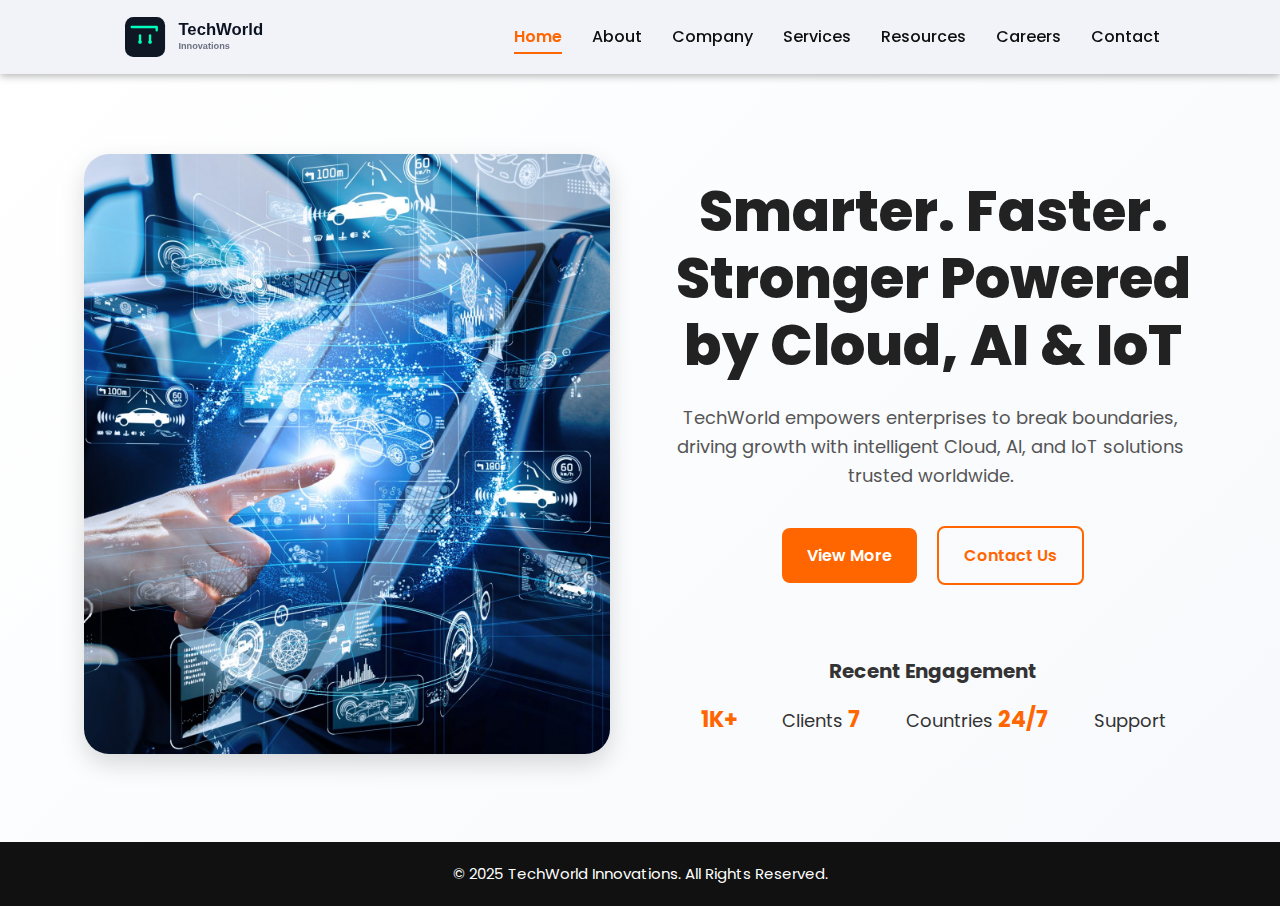
<file: css_coding/index.html>
<!DOCTYPE html>
<html lang="en">
  <head>
    <meta charset="UTF-8" />
    <!-- Giúp website hiển thị tốt trên mobile -->
    <meta name="viewport" content="width=device-width, initial-scale=1.0" />
    <title>TechWorld Innovations</title>

   <!-- Icon trên tab trình duyệt -->
    <link rel="apple-touch-icon" sizes="57x57" href="/./assets/favicon/">
    <link rel="apple-touch-icon" sizes="60x60" href="/./assets/favicon/apple-icon-60x60.png">
    <link rel="apple-touch-icon" sizes="72x72" href="/./assets/favicon/apple-icon-72x72.png">
    <link rel="apple-touch-icon" sizes="76x76" href="/./assets/favicon/apple-icon-76x76.png">
    <link rel="apple-touch-icon" sizes="114x114" href="/./assets/favicon/apple-icon-114x114.png">
    <link rel="apple-touch-icon" sizes="120x120" href="/./assets/favicon/apple-icon-120x120.png">
    <link rel="apple-touch-icon" sizes="144x144" href="/./assets/favicon/apple-icon-144x144.png">
    <link rel="apple-touch-icon" sizes="152x152" href="/./assets/favicon/apple-icon-152x152.png">
    <link rel="apple-touch-icon" sizes="180x180" href="/./assets/favicon/apple-icon-180x180.png">
    <link rel="icon" type="image/png" sizes="192x192"  href="/./assets/favicon/android-icon-192x192.png">
    <link rel="icon" type="image/png" sizes="32x32" href="/./assets/favicon/favicon-32x32.png">
    <link rel="icon" type="image/png" sizes="96x96" href="/./assets/favicon/favicon-96x96.png">
    <link rel="icon" type="image/png" sizes="16x16" href="/./assets/favicon/favicon-16x16.png">
    <link rel="manifest" href="/./assets/favicon/manifest.json">
    <meta name="msapplication-TileColor" content="#ffffff">
    <meta name="msapplication-TileImage" content="/ms-icon-144x144.png">
    <meta name="theme-color" content="#ffffff">
    <!-- Google Fonts để dùng font Poppins -->
    <link rel="preconnect" href="https://fonts.googleapis.com" />
    <link rel="preconnect" href="https://fonts.gstatic.com" crossorigin />
    <link
      href="https://fonts.googleapis.com/css2?family=Poppins:wght@400;500;600;700&display=swap"
      rel="stylesheet"
    />

    <!-- File CSS chính -->
    <link rel="stylesheet" href="./assets/style.css" />
  </head>
  <body>
    <main>
      <!-- ===== HEADER ===== -->
      <header class="header fixed">
        <div class="container">
          <div class="header-body">
            <!-- Logo -->
            <a href="index.html" class="logo">
              <img
                src="./assets/Logo/logo.svg"alt="TechWorld Innovations"class="logo-img"
              />
            </a>

            <!-- Menu điều hướng -->
            <nav class="nav">
              <ul>
                <li class="active"><a href="index.html">Home</a></li>
                <li><a href="about.html">About</a></li>
                <li><a href="company.html">Company</a></li>
                <li><a href="services.html">Services</a></li>
                <li><a href="resources.html">Resources</a></li>
                <li><a href="careers.html">Careers</a></li>
                <li><a href="visitor.html">Contact</a></li>
              </ul>
            </nav>
          </div>
        </div>
      </header>

      <!-- ===== HERO SECTION (ảnh + nội dung chính) ===== -->
      <section id="home" class="hero">
        <div class="container hero-body">
          <!-- Cột trái: Hình ảnh minh họa -->
          <div class="hero-media">
            <img
              src="./assets/img/illustration.jpg"
              alt="Innovation"
              class="hero-img"
            />
          </div>

          <!-- Cột phải: Nội dung giới thiệu -->
          <div class="hero-content">
            <h1 class="hero-heading">
              Smarter. Faster. Stronger Powered by Cloud, AI & IoT
            </h1>
            <p class="hero-desc">
              TechWorld empowers enterprises to break boundaries,
              driving growth with intelligent Cloud, AI, and IoT
              solutions trusted worldwide.
            </p>

            <!-- Nút kêu gọi hành động -->
            <div class="cta-group">
              <a href="about.html" class="btn primary">View More</a>
              <a href="visitor.html" class="btn secondary">Contact Us</a>
            </div>

            <!-- Vùng hiển thị thông tin sau khi submit (nếu dùng form) -->
            <div id="output"></div>

            <!-- Thống kê nổi bật -->
            <p class="stats-title">Recent Engagement</p>
            <p class="stats">
              <strong>1K+</strong> Clients
              <strong>7</strong> Countries
              <strong>24/7</strong> Support
            </p>
          </div>
        </div>
      </section>
      </main>

      <!-- ===== FOOTER ===== -->
      <footer class="footer">
        <p>&copy; 2025 TechWorld Innovations. All Rights Reserved.</p>
      </footer>
  </body>
</html>
</file>
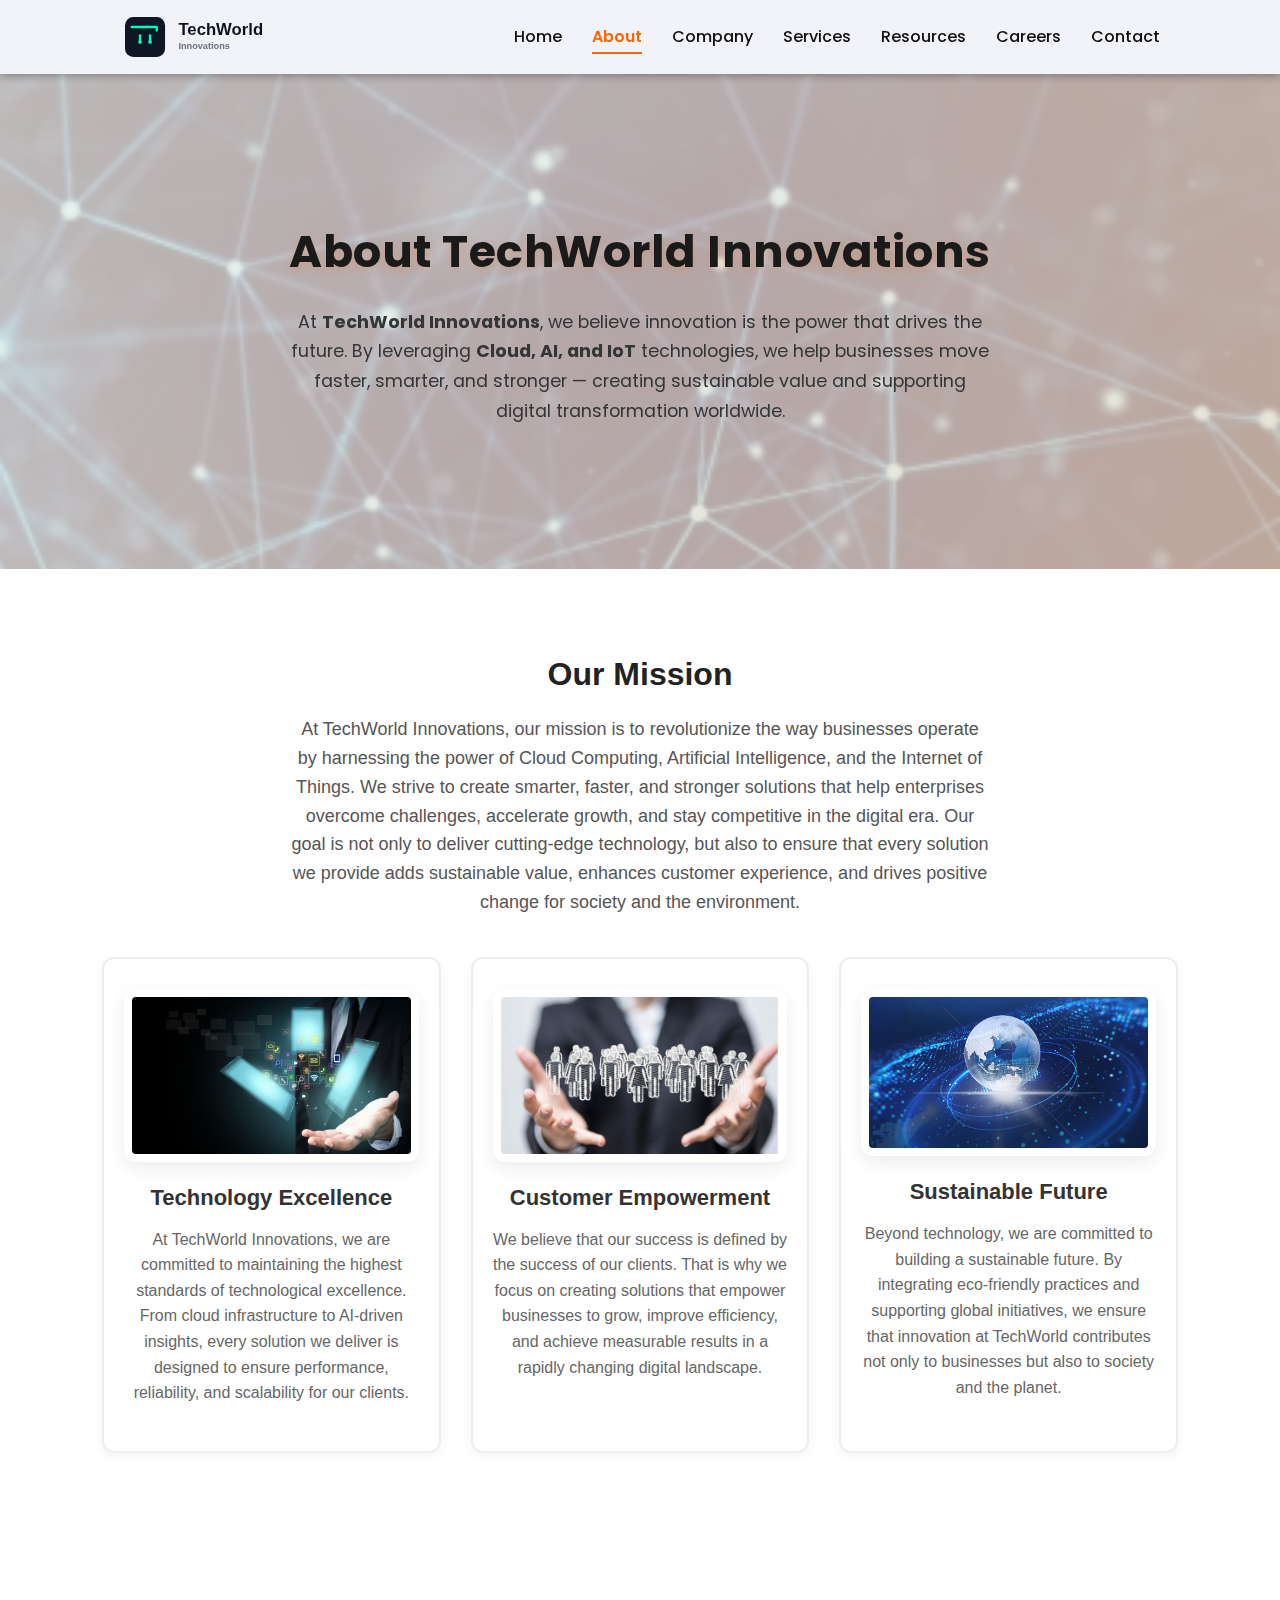
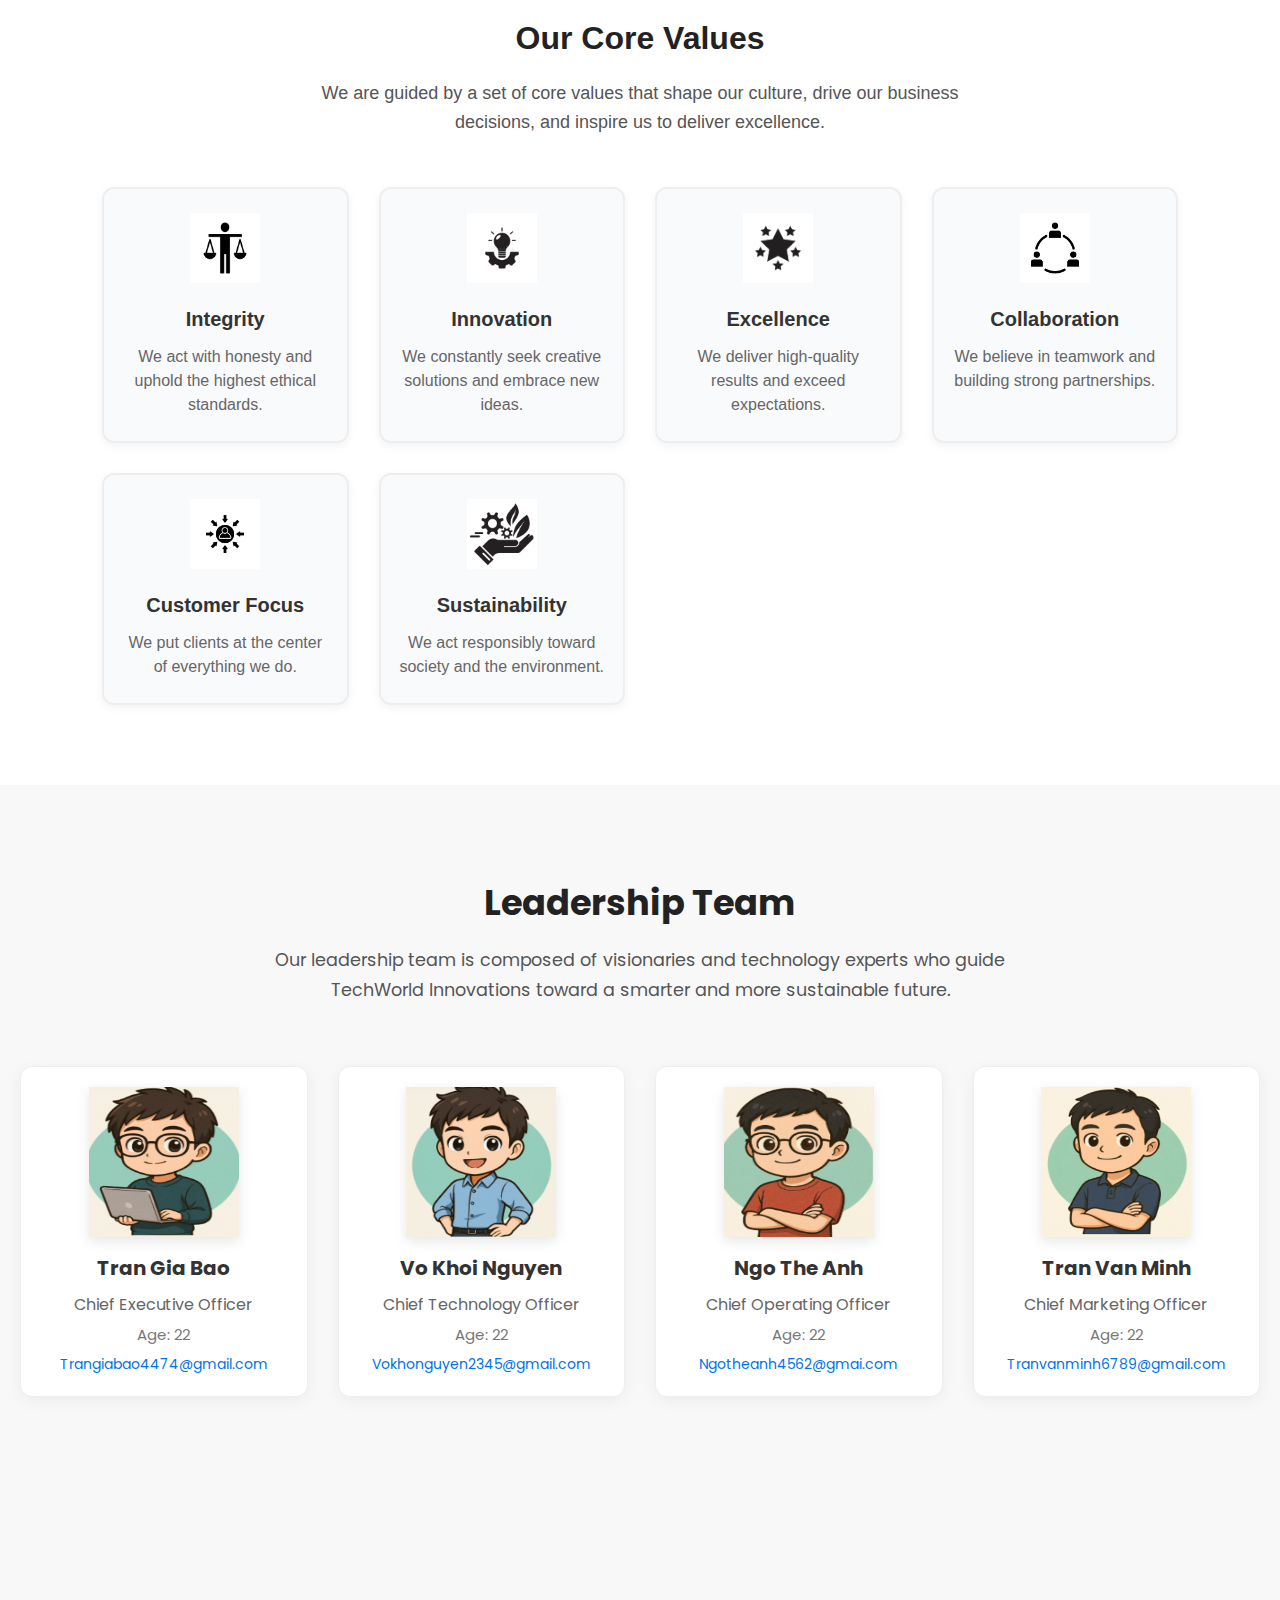
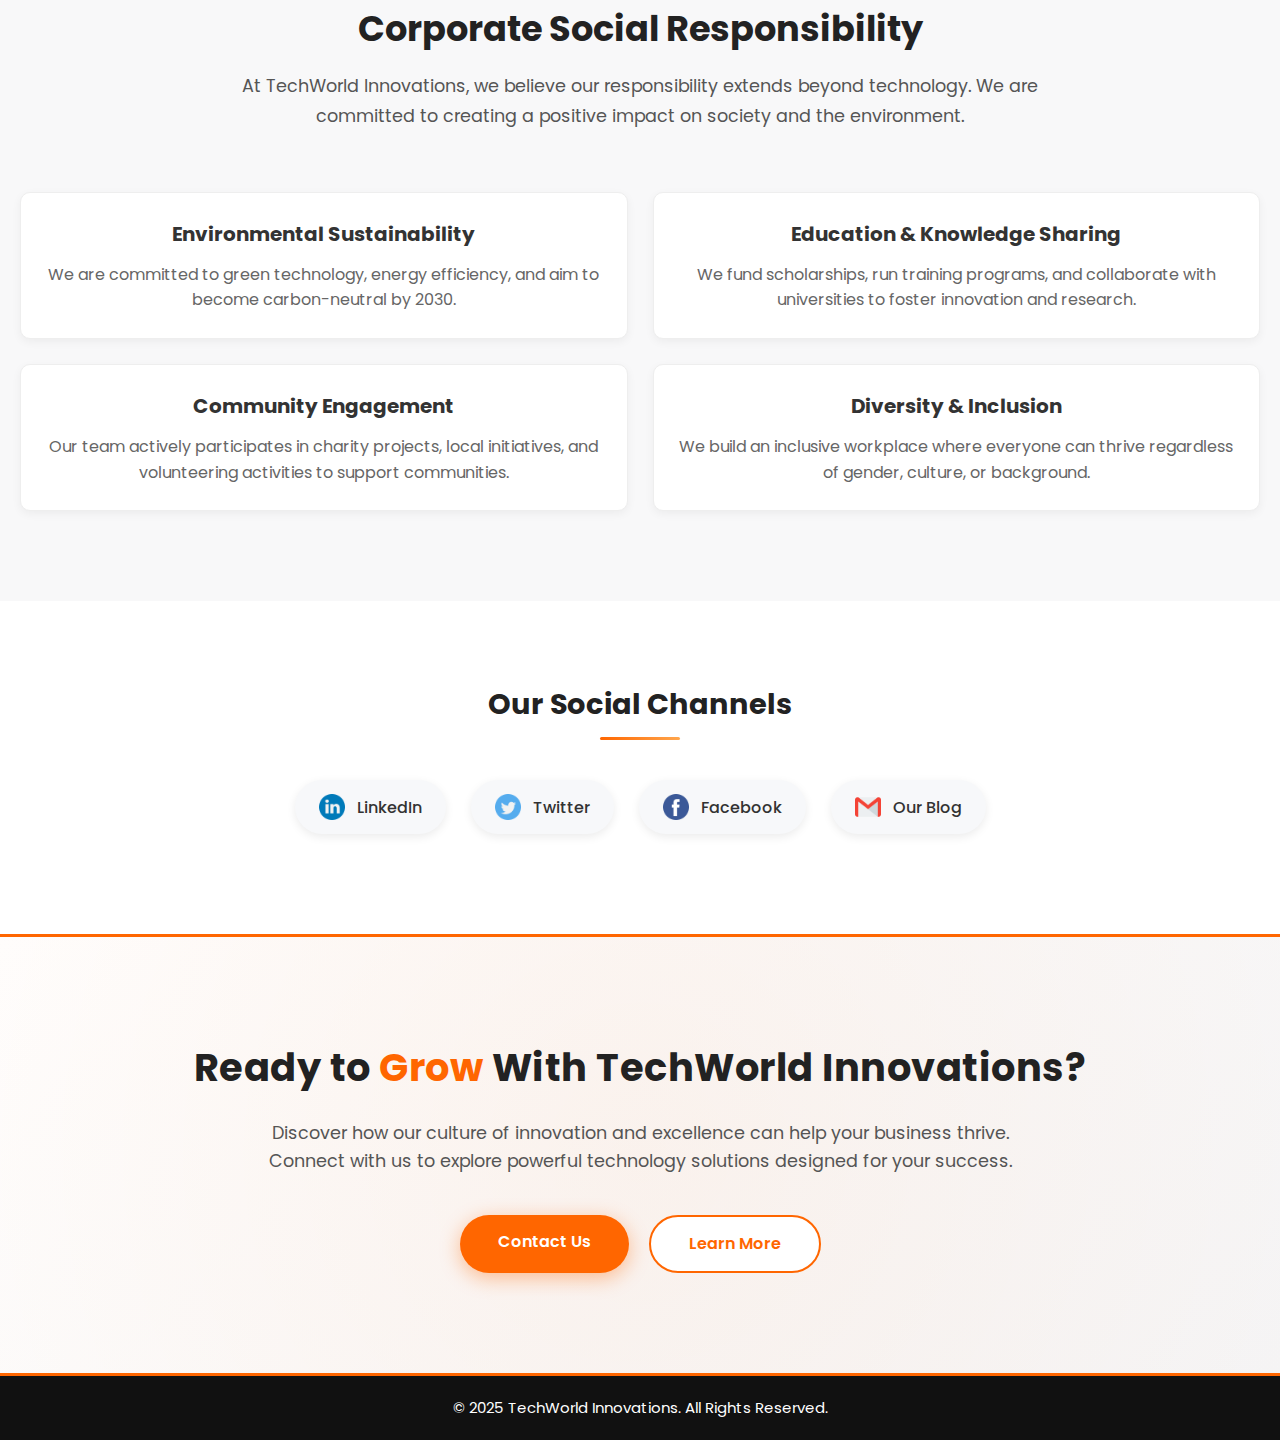
<file: css_coding/about.html>
<!DOCTYPE html>
<html lang="en">
<head>
  <meta charset="UTF-8" />
  <!-- Giúp website hiển thị tốt trên mọi thiết bị -->
  <meta name="viewport" content="width=device-width, initial-scale=1.0" />
  <title>About Us - TechWorld Innovations</title>
  
  <!-- Icon trên tab trình duyệt -->
    <link rel="apple-touch-icon" sizes="57x57" href="/./assets/favicon/">
    <link rel="apple-touch-icon" sizes="60x60" href="/./assets/favicon/apple-icon-60x60.png">
    <link rel="apple-touch-icon" sizes="72x72" href="/./assets/favicon/apple-icon-72x72.png">
    <link rel="apple-touch-icon" sizes="76x76" href="/./assets/favicon/apple-icon-76x76.png">
    <link rel="apple-touch-icon" sizes="114x114" href="/./assets/favicon/apple-icon-114x114.png">
    <link rel="apple-touch-icon" sizes="120x120" href="/./assets/favicon/apple-icon-120x120.png">
    <link rel="apple-touch-icon" sizes="144x144" href="/./assets/favicon/apple-icon-144x144.png">
    <link rel="apple-touch-icon" sizes="152x152" href="/./assets/favicon/apple-icon-152x152.png">
    <link rel="apple-touch-icon" sizes="180x180" href="/./assets/favicon/apple-icon-180x180.png">
    <link rel="icon" type="image/png" sizes="192x192"  href="/./assets/favicon/android-icon-192x192.png">
    <link rel="icon" type="image/png" sizes="32x32" href="/./assets/favicon/favicon-32x32.png">
    <link rel="icon" type="image/png" sizes="96x96" href="/./assets/favicon/favicon-96x96.png">
    <link rel="icon" type="image/png" sizes="16x16" href="/./assets/favicon/favicon-16x16.png">
    <link rel="manifest" href="/./assets/favicon/manifest.json">
    <meta name="msapplication-TileColor" content="#ffffff">
    <meta name="msapplication-TileImage" content="/ms-icon-144x144.png">
    <meta name="theme-color" content="#ffffff">
    <!-- Google Fonts để dùng font Poppins -->
    <link rel="preconnect" href="https://fonts.googleapis.com" />
    <link rel="preconnect" href="https://fonts.gstatic.com" crossorigin />
    <link
      href="https://fonts.googleapis.com/css2?family=Poppins:wght@400;500;600;700&display=swap"
      rel="stylesheet"
    />

  <!-- File CSS chung -->
  <link rel="stylesheet" href="./assets/style.css" />
</head>
<body>
  <main>
    <!-- ===== HEADER ===== -->
    <header class="header fixed">
      <div class="container">
        <div class="header-body">
          <!-- Logo -->
          <a href="index.html" class="logo">
            <img src="./assets/Logo/logo.svg" alt="TechWorld Innovations" class="logo-img" />
          </a>

          <!-- Menu điều hướng -->
          <nav class="nav">
            <ul>
              <li><a href="index.html">Home</a></li>
              <li class="active"><a href="about.html">About</a></li>
              <li><a href="company.html">Company</a></li>
              <li><a href="services.html">Services</a></li>
              <li><a href="resources.html">Resources</a></li>
              <li><a href="careers.html">Careers</a></li>
              <li><a href="visitor.html">Contact</a></li>
            </ul>
          </nav>
        </div>
      </div>
    </header>

  <!-- ===== HERO SECTION ===== -->
  <section class="hero-section about-hero">
    <div class="hero-content">
      <h1>About TechWorld Innovations</h1>
      <p>
        At <b>TechWorld Innovations</b>, we believe innovation is the power that drives the future.  
        By leveraging <b>Cloud, AI, and IoT</b> technologies, we help businesses move faster, smarter, and stronger —  
        creating sustainable value and supporting digital transformation worldwide.
      </p>
    </div>
  </section>

 <!-- ===== MISSION SECTION ===== -->
<section class="mission">
  <div class="container">
    <!-- Tiêu đề -->
    <h2 class="heading lv2">Our Mission</h2>

    <!-- Đoạn mô tả chính -->
    <p class="desc">
      At TechWorld Innovations, our mission is to revolutionize the way businesses operate by harnessing the power of Cloud Computing,
      Artificial Intelligence, and the Internet of Things. We strive to create smarter, faster, and stronger solutions that help enterprises overcome challenges, 
      accelerate growth, and stay competitive in the digital era. Our goal is not only to deliver cutting-edge technology, 
      but also to ensure that every solution we provide adds sustainable value, enhances customer experience, and drives positive change for society and the environment.
    </p>

    <!-- Mission Grid -->
    <div class="mission-grid">
      <!-- 1st column -->
      <div class="point">
        <img class="point-img" src="./assets/img/TechnologyExcellence.jpg" alt="Technology Excellence Illustration">
        <h3>Technology Excellence</h3>
        <p>At TechWorld Innovations, we are committed to maintaining the highest standards of technological excellence.
          From cloud infrastructure to AI-driven insights, every solution we deliver is designed to ensure performance,
          reliability, and scalability for our clients.</p>
      </div>

      <!-- 2nd column -->
      <div class="point">
        <img class="point-img" src="./assets/img/CustomerEmpowerment.jpg" alt="Customer Empowerment Illustration">
        <h3>Customer Empowerment</h3>
        <p>We believe that our success is defined by the success of our clients.
          That is why we focus on creating solutions that empower businesses to grow, 
          improve efficiency, and achieve measurable results in a rapidly changing digital landscape.</p>
      </div>

      <!-- 3rd column -->
      <div class="point">
        <img class="point-img" src="./assets/img/SustainableFuture.jpg" alt="Sustainable Future Illustration">
        <h3>Sustainable Future</h3>
        <p>Beyond technology, we are committed to building a sustainable future. 
          By integrating eco-friendly practices and supporting global initiatives, 
          we ensure that innovation at TechWorld contributes not only to businesses but also to society and the planet.</p>
      </div>
    </div>
  </div>
</section>

  <!-- ===== VALUES SECTION ===== -->
  <section class="values">
    <div class="container">
      <!-- Tiêu đề -->
      <h2 class="heading lv2">Our Core Values</h2>

      <!-- Đoạn mô tả ngắn -->
      <p class="desc">
        We are guided by a set of core values that shape our culture, 
        drive our business decisions, and inspire us to deliver excellence.
      </p>

      <!-- Values Grid -->
      <div class="values-grid">
        <div class="value-card">
          <img src="./assets/icom/Integrity.jpg" alt="Integrity" class="value-icon">
          <h3>Integrity</h3>
          <p>We act with honesty and uphold the highest ethical standards.</p>
        </div>

        <div class="value-card">
          <img src="./assets/icom/Innovation.webp" alt="Innovation" class="value-icon">
          <h3>Innovation</h3>
          <p>We constantly seek creative solutions and embrace new ideas.</p>
        </div>

        <div class="value-card">
          <img src="./assets/icom/Excellence.jpg" alt="Excellence" class="value-icon">
          <h3>Excellence</h3>
          <p>We deliver high-quality results and exceed expectations.</p>
        </div>

        <div class="value-card">
          <img src="./assets/icom/Collaboration.jpg" alt="Collaboration" class="value-icon">
          <h3>Collaboration</h3>
          <p>We believe in teamwork and building strong partnerships.</p>
        </div>

        <div class="value-card">
          <img src="./assets/icom/CustomerFocus.jpg" alt="Customer Focus" class="value-icon">
          <h3>Customer Focus</h3>
          <p>We put clients at the center of everything we do.</p>
        </div>

        <div class="value-card">
          <img src="./assets/icom/Sustainability.webp" alt="Sustainability" class="value-icon">
          <h3>Sustainability</h3>
          <p>We act responsibly toward society and the environment.</p>
        </div>
      </div>
    </div>
  </section>

    <!-- ===== LEADERSHIP TEAM ===== -->
<section class="leadership-container">
  <h2 class="section-heading">Leadership Team</h2>
  <p class="section-intro">
    Our leadership team is composed of visionaries and technology experts who guide TechWorld Innovations toward a smarter and more sustainable future.
  </p>

  <div class="leaders-grid">
    <!-- Leader 1 -->
    <div class="leader-card">
      <img src="./assets/img/Trangiabao.png" alt="CEO" class="leader-img">
      <h3>Tran Gia Bao</h3>
      <p class="role">Chief Executive Officer</p>
      <p class="age">Age: 22</p>
      <p class="email">Trangiabao4474@gmail.com</p>
    </div>

    <!-- Leader 2 -->
    <div class="leader-card">
      <img src="./assets/img/Vokhonguyen.png" alt="CTO" class="leader-img">
      <h3>Vo Khoi Nguyen</h3>
      <p class="role">Chief Technology Officer</p>
      <p class="age">Age: 22</p>
      <p class="email">Vokhonguyen2345@gmail.com</p>
    </div>

    <!-- Leader 3 -->
    <div class="leader-card">
      <img src="./assets/img/Ngotheanh.png" alt="COO" class="leader-img">
      <h3>Ngo The Anh</h3>
      <p class="role">Chief Operating Officer</p>
      <p class="age">Age: 22</p>
      <p class="email">Ngotheanh4562@gmai.com</p>
    </div>

    <!-- Leader 4 -->
    <div class="leader-card">
      <img src="./assets/img/Tranvanminh.png" alt="CMO" class="leader-img">
      <h3>Tran Van Minh</h3>
      <p class="role">Chief Marketing Officer</p>
      <p class="age">Age: 22</p>
      <p class="email">Tranvanminh6789@gmail.com</p>
    </div>
  </div>
</section>

  <!-- ===== CORPORATE SOCIAL RESPONSIBILITY ===== -->
  <section class="csr-container">
    <h2 class="section-heading">Corporate Social Responsibility</h2>
    <p class="section-intro">
      At TechWorld Innovations, we believe our responsibility extends beyond technology. 
      We are committed to creating a positive impact on society and the environment.
    </p>

    <div class="csr-grid">
      <!-- Environmental -->
      <div class="csr-point">
        <h3>Environmental Sustainability</h3>
        <p>
          We are committed to green technology, energy efficiency, and aim to become 
          carbon-neutral by 2030.
        </p>
      </div>

      <!-- Education -->
      <div class="csr-point">
        <h3>Education & Knowledge Sharing</h3>
        <p>
          We fund scholarships, run training programs, and collaborate with universities 
          to foster innovation and research.
        </p>
      </div>

      <!-- Community -->
      <div class="csr-point">
        <h3>Community Engagement</h3>
        <p>
          Our team actively participates in charity projects, local initiatives, and 
          volunteering activities to support communities.
        </p>
      </div>

      <!-- Diversity -->
      <div class="csr-point">
        <h3>Diversity & Inclusion</h3>
        <p>
          We build an inclusive workplace where everyone can thrive regardless of 
          gender, culture, or background.
        </p>
      </div>
    </div>
  </section>

  <!-- ===== CONNECT SECTION ===== -->
  <section class="connect-section">
    <div class="container">
      <h2>Our Social Channels</h2>
      <div class="social-channels">
        <a href="#" class="social-link" target="_blank">
          <img src="./assets/icom/LinkedIn.png" alt="LinkedIn" />
          LinkedIn
        </a>
        <a href="#" class="social-link" target="_blank">
          <img src="./assets/icom/Twitter.png" alt="Twitter" />
          Twitter
        </a>
        <a href="#" class="social-link" target="_blank">
          <img src="./assets/icom/Facebook.png" alt="Facebook" />
          Facebook
        </a>
        <a href="#blog" class="social-link">
          <img src="./assets/icom/Blog.png" alt="Blog" />
          Our Blog
        </a>
      </div>
    </div>
  </section>

    <!-- ===== READY SECTION  ===== -->
<section class="ready-section">
  <div class="container">
    <h2 class="ready-heading">
      Ready to <span>Grow</span> With TechWorld Innovations?
    </h2>
    <p class="ready-desc">
      Discover how our culture of innovation and excellence can help your business thrive.  
      Connect with us to explore powerful technology solutions designed for your success.
    </p>
    <div class="ready-buttons">
      <a href="visitor.html" class="btn-main">Contact Us</a>
      <a href="company.html" class="btn-alt">Learn More</a>
    </div>
  </div>
</section>
  </main>
  
    <!-- ===== FOOTER ===== -->
    <footer class="footer">
      <p>&copy; 2025 TechWorld Innovations. All Rights Reserved.</p>
    </footer>

</body>
</html>
</file>
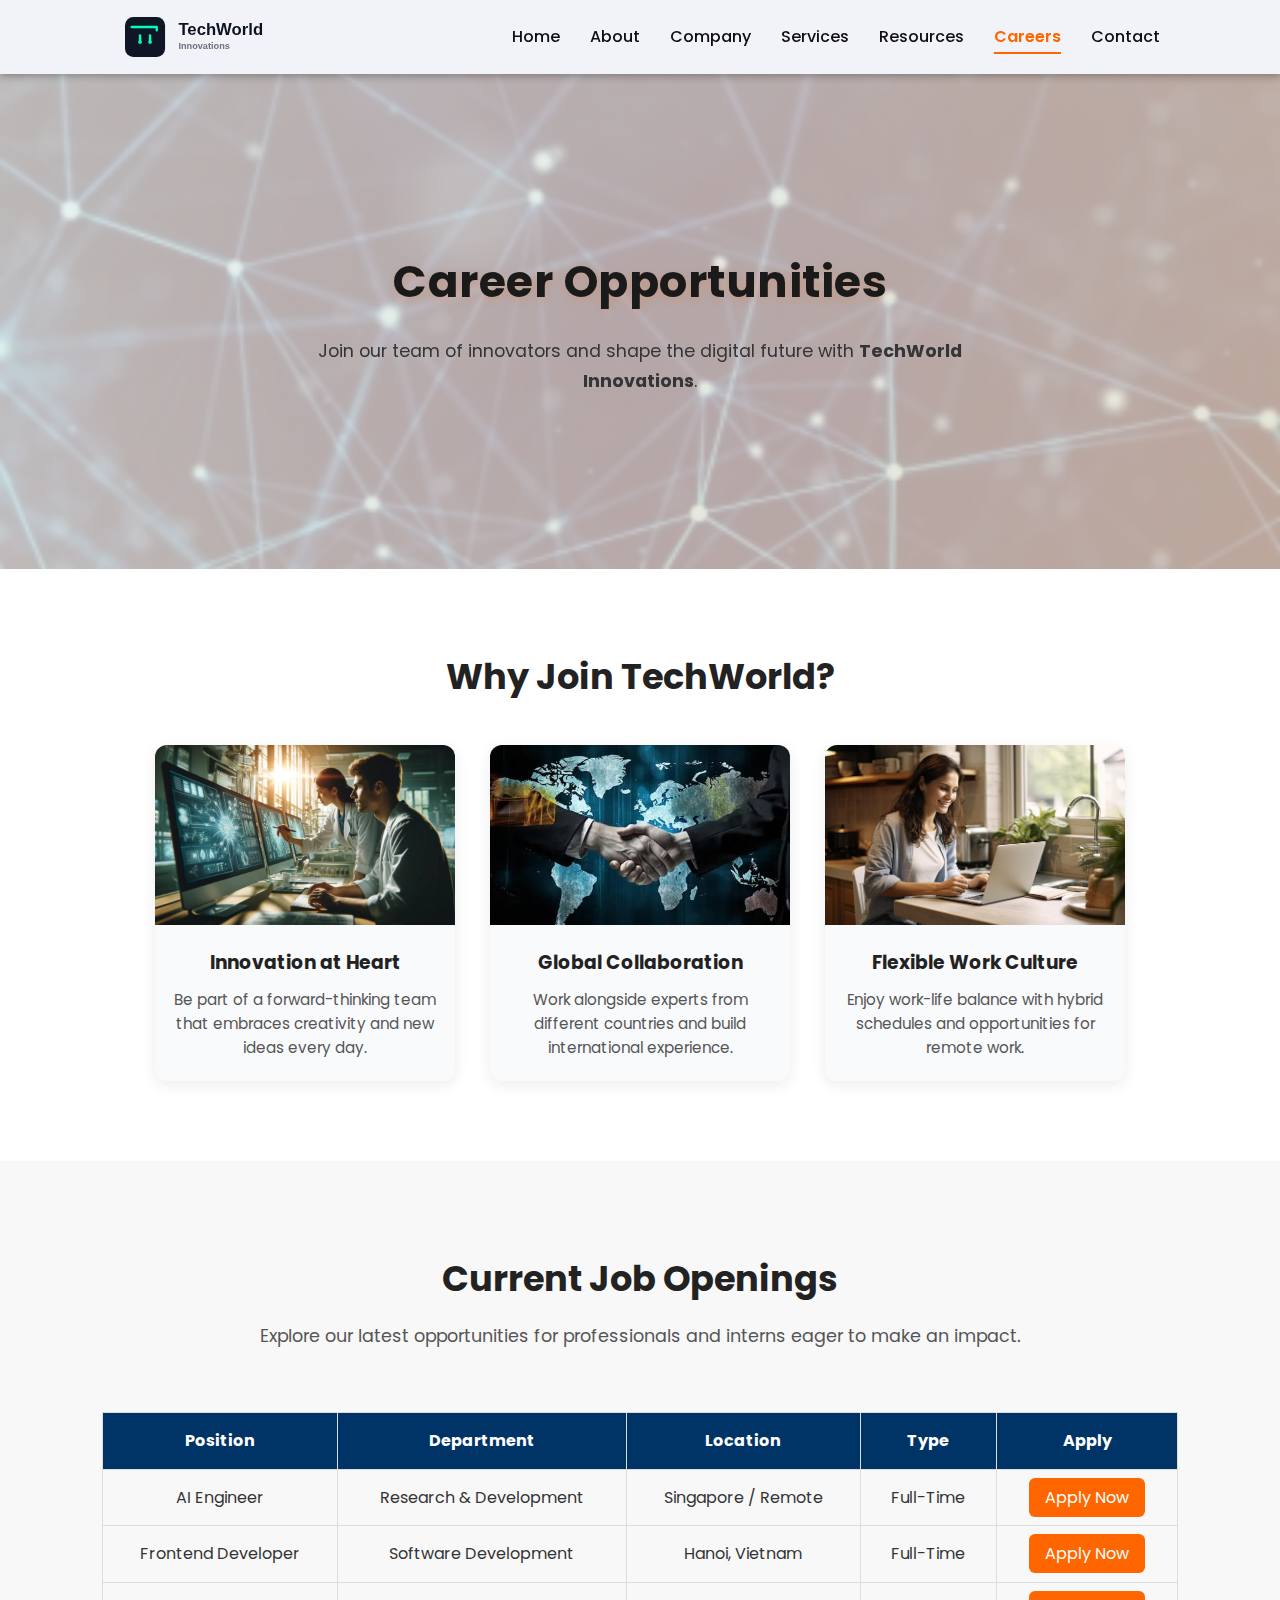
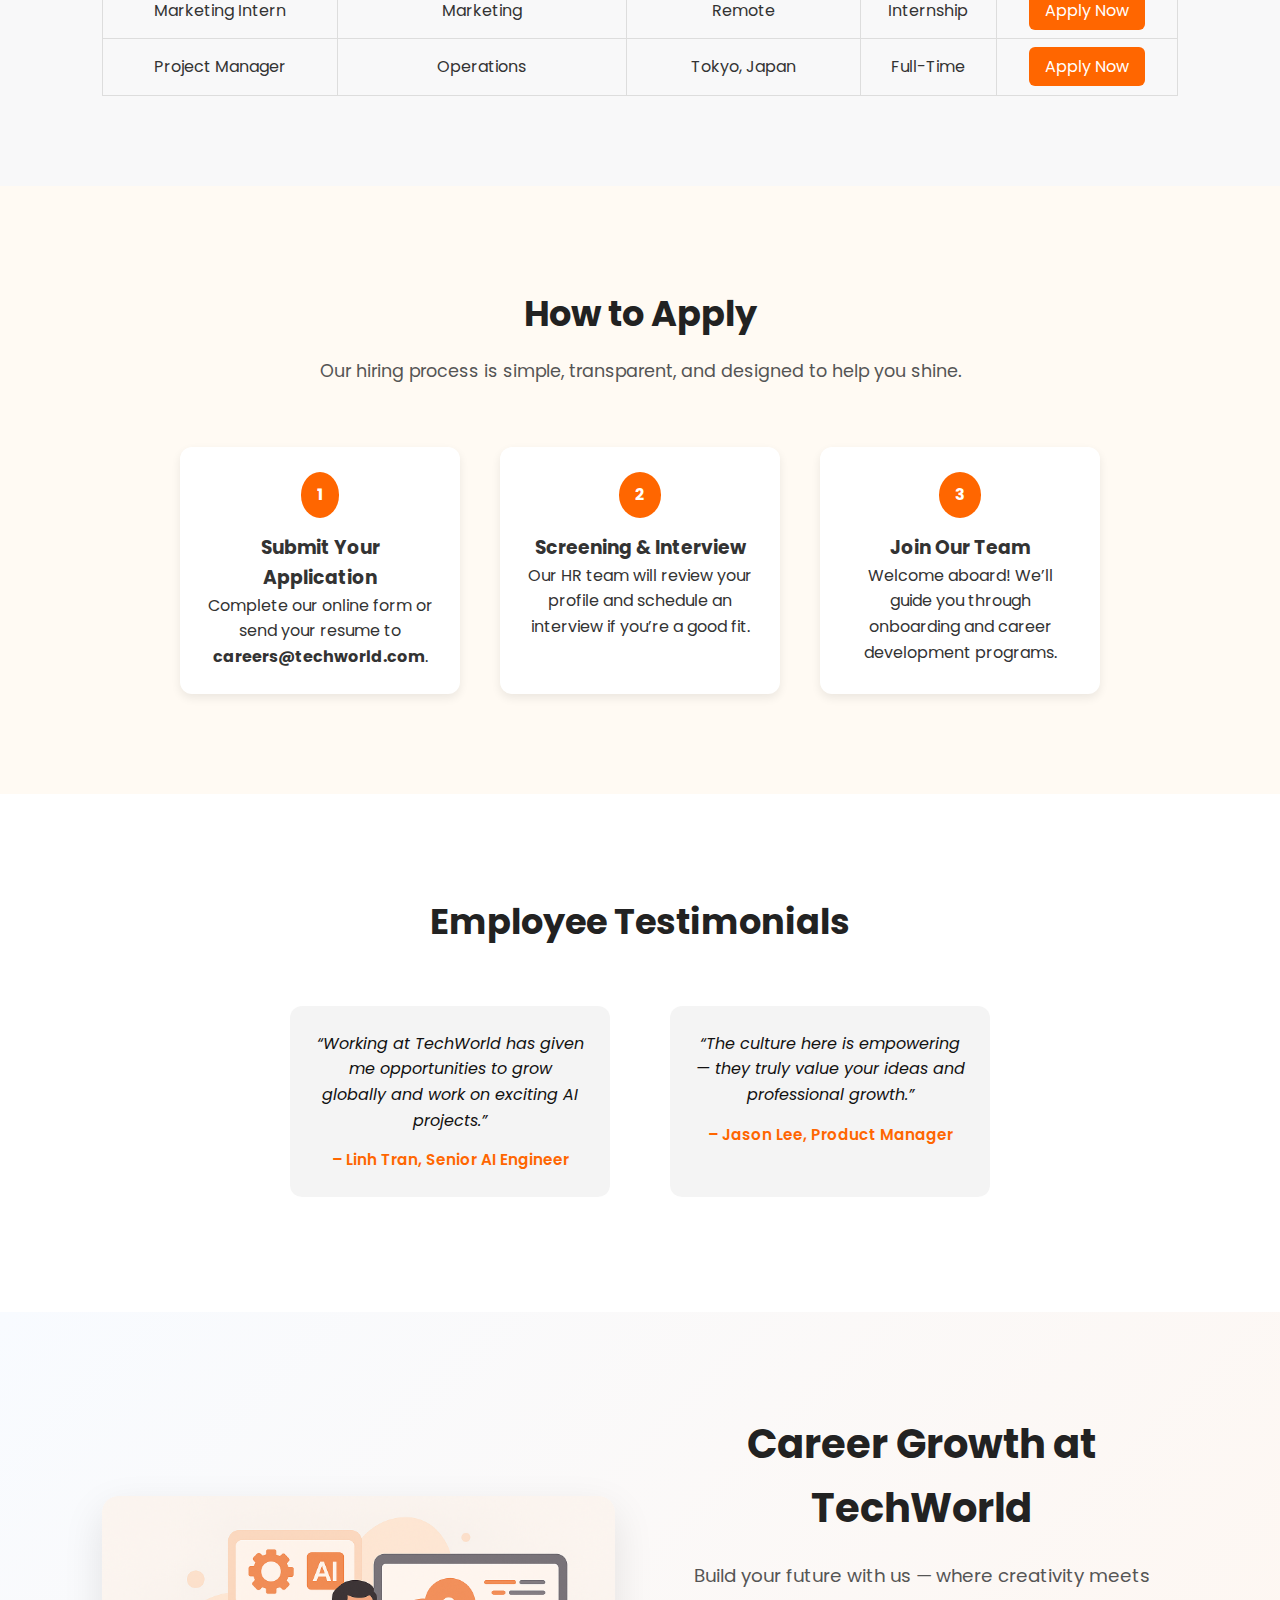
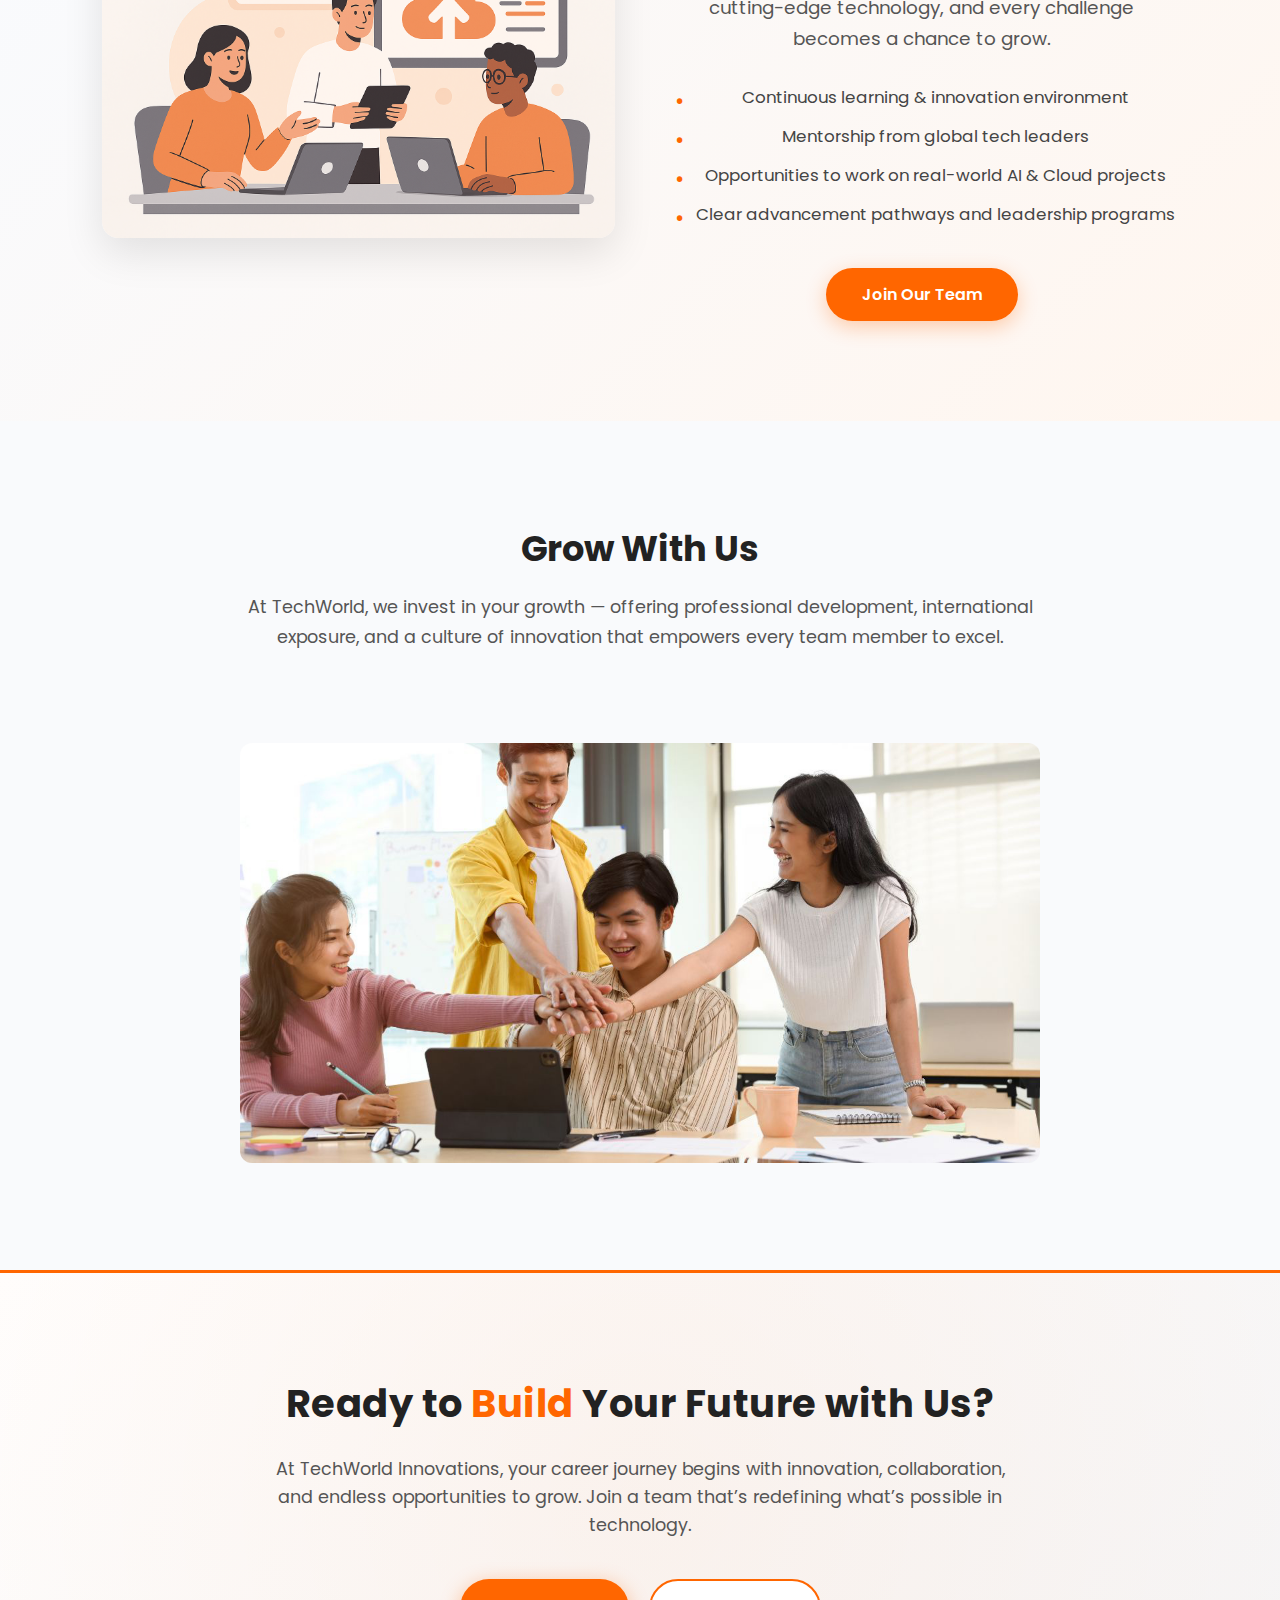
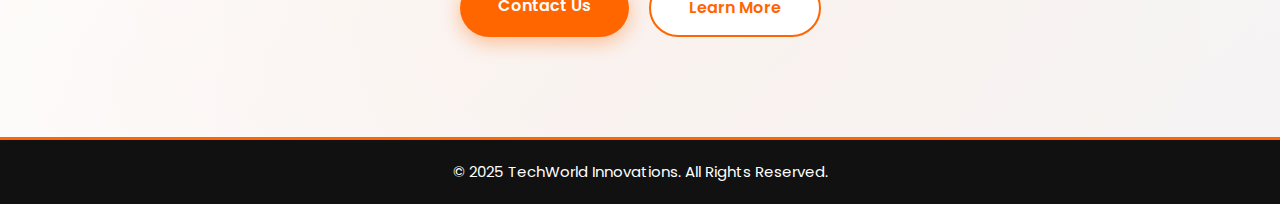
<file: css_coding/careers.html>
<!DOCTYPE html>
<html lang="en">
<head>
  <meta charset="UTF-8" />
  <!-- Giúp website hiển thị tốt trên mọi thiết bị -->
  <meta name="viewport" content="width=device-width, initial-scale=1.0" />
  <title>About Us - TechWorld Innovations</title>
  
  <!-- Icon trên tab trình duyệt -->
    <link rel="apple-touch-icon" sizes="57x57" href="/./assets/favicon/">
    <link rel="apple-touch-icon" sizes="60x60" href="/./assets/favicon/apple-icon-60x60.png">
    <link rel="apple-touch-icon" sizes="72x72" href="/./assets/favicon/apple-icon-72x72.png">
    <link rel="apple-touch-icon" sizes="76x76" href="/./assets/favicon/apple-icon-76x76.png">
    <link rel="apple-touch-icon" sizes="114x114" href="/./assets/favicon/apple-icon-114x114.png">
    <link rel="apple-touch-icon" sizes="120x120" href="/./assets/favicon/apple-icon-120x120.png">
    <link rel="apple-touch-icon" sizes="144x144" href="/./assets/favicon/apple-icon-144x144.png">
    <link rel="apple-touch-icon" sizes="152x152" href="/./assets/favicon/apple-icon-152x152.png">
    <link rel="apple-touch-icon" sizes="180x180" href="/./assets/favicon/apple-icon-180x180.png">
    <link rel="icon" type="image/png" sizes="192x192"  href="/./assets/favicon/android-icon-192x192.png">
    <link rel="icon" type="image/png" sizes="32x32" href="/./assets/favicon/favicon-32x32.png">
    <link rel="icon" type="image/png" sizes="96x96" href="/./assets/favicon/favicon-96x96.png">
    <link rel="icon" type="image/png" sizes="16x16" href="/./assets/favicon/favicon-16x16.png">
    <link rel="manifest" href="/./assets/favicon/manifest.json">
    <meta name="msapplication-TileColor" content="#ffffff">
    <meta name="msapplication-TileImage" content="/ms-icon-144x144.png">
    <meta name="theme-color" content="#ffffff">
    <!-- Google Fonts để dùng font Poppins -->
    <link rel="preconnect" href="https://fonts.googleapis.com" />
    <link rel="preconnect" href="https://fonts.gstatic.com" crossorigin />
    <link
      href="https://fonts.googleapis.com/css2?family=Poppins:wght@400;500;600;700&display=swap"
      rel="stylesheet"
    />

  <!-- File CSS chung -->
  <link rel="stylesheet" href="./assets/style.css" />
</head>
<body>
  <main>
    <!-- ===== HEADER ===== -->
    <header class="header fixed">
      <div class="container">
        <div class="header-body">
          <!-- Logo -->
          <a href="index.html" class="logo">
            <img src="./assets/Logo/logo.svg" alt="TechWorld Innovations" class="logo-img" />
          </a>

    <nav class="nav">
          <ul>
            <li><a href="index.html">Home</a></li>
            <li><a href="about.html">About</a></li>
            <li><a href="company.html">Company</a></li>
            <li><a href="services.html">Services</a></li>
            <li><a href="resources.html">Resources</a></li>
            <li class="active"><a href="careers.html">Careers</a></li>
            <li><a href="visitor.html">Contact</a></li>
          </ul>
        </nav>
      </div>
    </div>
  </header>

    <!-- ===== HERO SECTION ===== -->
<section class="hero-section career-hero">
  <div class="hero-content">
    <h1>Career Opportunities</h1>
    <p>
      Join our team of innovators and shape the digital future  
      with <b>TechWorld Innovations</b>.
    </p>
  </div>
</section>

    <!-- ===== WHY JOIN US ===== -->
    <section class="why-join">
      <div class="container">
        <h2 class="section-heading">Why Join TechWorld?</h2>
        <div class="why-grid">
          <div class="why-card">
            <img src="./assets/img/Innovation_at_Heart.jpg" alt="Innovation Culture">
            <h3>Innovation at Heart</h3>
            <p>Be part of a forward-thinking team that embraces creativity and new ideas every day.</p>
          </div>
          <div class="why-card">
            <img src="./assets/img/Global_Collaboration.webp" alt="Global Team">
            <h3>Global Collaboration</h3>
            <p>Work alongside experts from different countries and build international experience.</p>
          </div>
          <div class="why-card">
            <img src="./assets/img/Flexible_Work_Culture.jpg" alt="Flexibility">
            <h3>Flexible Work Culture</h3>
            <p>Enjoy work-life balance with hybrid schedules and opportunities for remote work.</p>
          </div>
        </div>
      </div>
    </section>

    <!-- ===== JOB OPENINGS SECTION ===== -->
    <section class="jobs-section">
      <div class="container">
        <h2 class="section-heading">Current Job Openings</h2>
        <p class="section-intro">Explore our latest opportunities for professionals and interns eager to make an impact.</p>

        <table class="job-table">
          <tr>
            <th>Position</th>
            <th>Department</th>
            <th>Location</th>
            <th>Type</th>
            <th>Apply</th>
          </tr>
          <tr>
            <td>AI Engineer</td>
            <td>Research & Development</td>
            <td>Singapore / Remote</td>
            <td>Full-Time</td>
            <td><a href="#apply" class="btn-table">Apply Now</a></td>
          </tr>
          <tr>
            <td>Frontend Developer</td>
            <td>Software Development</td>
            <td>Hanoi, Vietnam</td>
            <td>Full-Time</td>
            <td><a href="#apply" class="btn-table">Apply Now</a></td>
          </tr>
          <tr>
            <td>Marketing Intern</td>
            <td>Marketing</td>
            <td>Remote</td>
            <td>Internship</td>
            <td><a href="#apply" class="btn-table">Apply Now</a></td>
          </tr>
          <tr>
            <td>Project Manager</td>
            <td>Operations</td>
            <td>Tokyo, Japan</td>
            <td>Full-Time</td>
            <td><a href="#apply" class="btn-table">Apply Now</a></td>
          </tr>
        </table>
      </div>
    </section>

    <!-- ===== HOW TO APPLY SECTION ===== -->
    <section class="apply-section" id="apply">
      <div class="container">
        <h2 class="section-heading">How to Apply</h2>
        <p class="section-intro">Our hiring process is simple, transparent, and designed to help you shine.</p>

        <div class="apply-steps">
          <div class="step">
            <span class="step-number">1</span>
            <h3>Submit Your Application</h3>
            <p>Complete our online form or send your resume to <strong>careers@techworld.com</strong>.</p>
          </div>
          <div class="step">
            <span class="step-number">2</span>
            <h3>Screening & Interview</h3>
            <p>Our HR team will review your profile and schedule an interview if you’re a good fit.</p>
          </div>
          <div class="step">
            <span class="step-number">3</span>
            <h3>Join Our Team</h3>
            <p>Welcome aboard! We’ll guide you through onboarding and career development programs.</p>
          </div>
        </div>
      </div>
    </section>

    <!-- ===== EMPLOYEE TESTIMONIALS ===== -->
    <section class="employee-testimonials">
      <div class="container">
        <h2 class="section-heading">Employee Testimonials</h2>
        <div class="testimonial-grid">
          <div class="testimonial-card">
            <p>“Working at TechWorld has given me opportunities to grow globally and work on exciting AI projects.”</p>
            <h4>– Linh Tran, Senior AI Engineer</h4>
          </div>
          <div class="testimonial-card">
            <p>“The culture here is empowering — they truly value your ideas and professional growth.”</p>
            <h4>– Jason Lee, Product Manager</h4>
          </div>
        </div>
      </div>
    </section>

    <!-- ===== CAREER GROWTH SECTION ===== -->
<section class="career-growth">
  <div class="container growth-grid">
    <!-- Bên trái: Hình ảnh minh họa động -->
    <div class="growth-media">
      <img src="./assets/img/Career_Growth.png" alt="Career Growth at TechWorld">
    </div>

    <!-- Bên phải: Nội dung -->
    <div class="growth-content">
      <h2>Career Growth at TechWorld</h2>
      <p class="intro">
        Build your future with us — where creativity meets cutting-edge technology, 
        and every challenge becomes a chance to grow.
      </p>

      <ul class="benefits">
        <li>Continuous learning & innovation environment</li>
        <li>Mentorship from global tech leaders</li>
        <li>Opportunities to work on real-world AI & Cloud projects</li>
        <li>Clear advancement pathways and leadership programs</li>
      </ul>

      <a href="visitor.html" class="btn-apply">Join Our Team</a>
    </div>
  </div>
</section>


    <!-- ===== GROWTH SECTION ===== -->
    <section class="growth-section">
      <div class="container">
        <h2 class="section-heading">Grow With Us</h2>
        <p class="section-intro">At TechWorld, we invest in your growth — offering professional development, international exposure, and a culture of innovation that empowers every team member to excel.</p>
        <img src="./assets/img/Grow_With_Us.jpg" alt="Career Growth" class="growth-img" />
      </div>
    </section>

    <!-- ===== READY SECTION ===== -->
  <section class="ready-section">
    <div class="container">
      <h2 class="ready-heading">
        Ready to <span>Build</span> Your Future with Us?
      </h2>
      <p class="ready-desc">
        At TechWorld Innovations, your career journey begins with innovation, collaboration,  
        and endless opportunities to grow. Join a team that’s redefining what’s possible in technology.
      </p>
      <div class="ready-buttons">
        <a href="visitor.html" class="btn-main">Contact Us</a>
        <a href="index.html" class="btn-alt">Learn More</a>
      </div>
    </div>
  </section>
  </main>

  <!-- ===== FOOTER ===== -->
  <footer class="footer">
    <p>&copy; 2025 TechWorld Innovations. All Rights Reserved.</p>
  </footer>
</body>
</html>
</file>
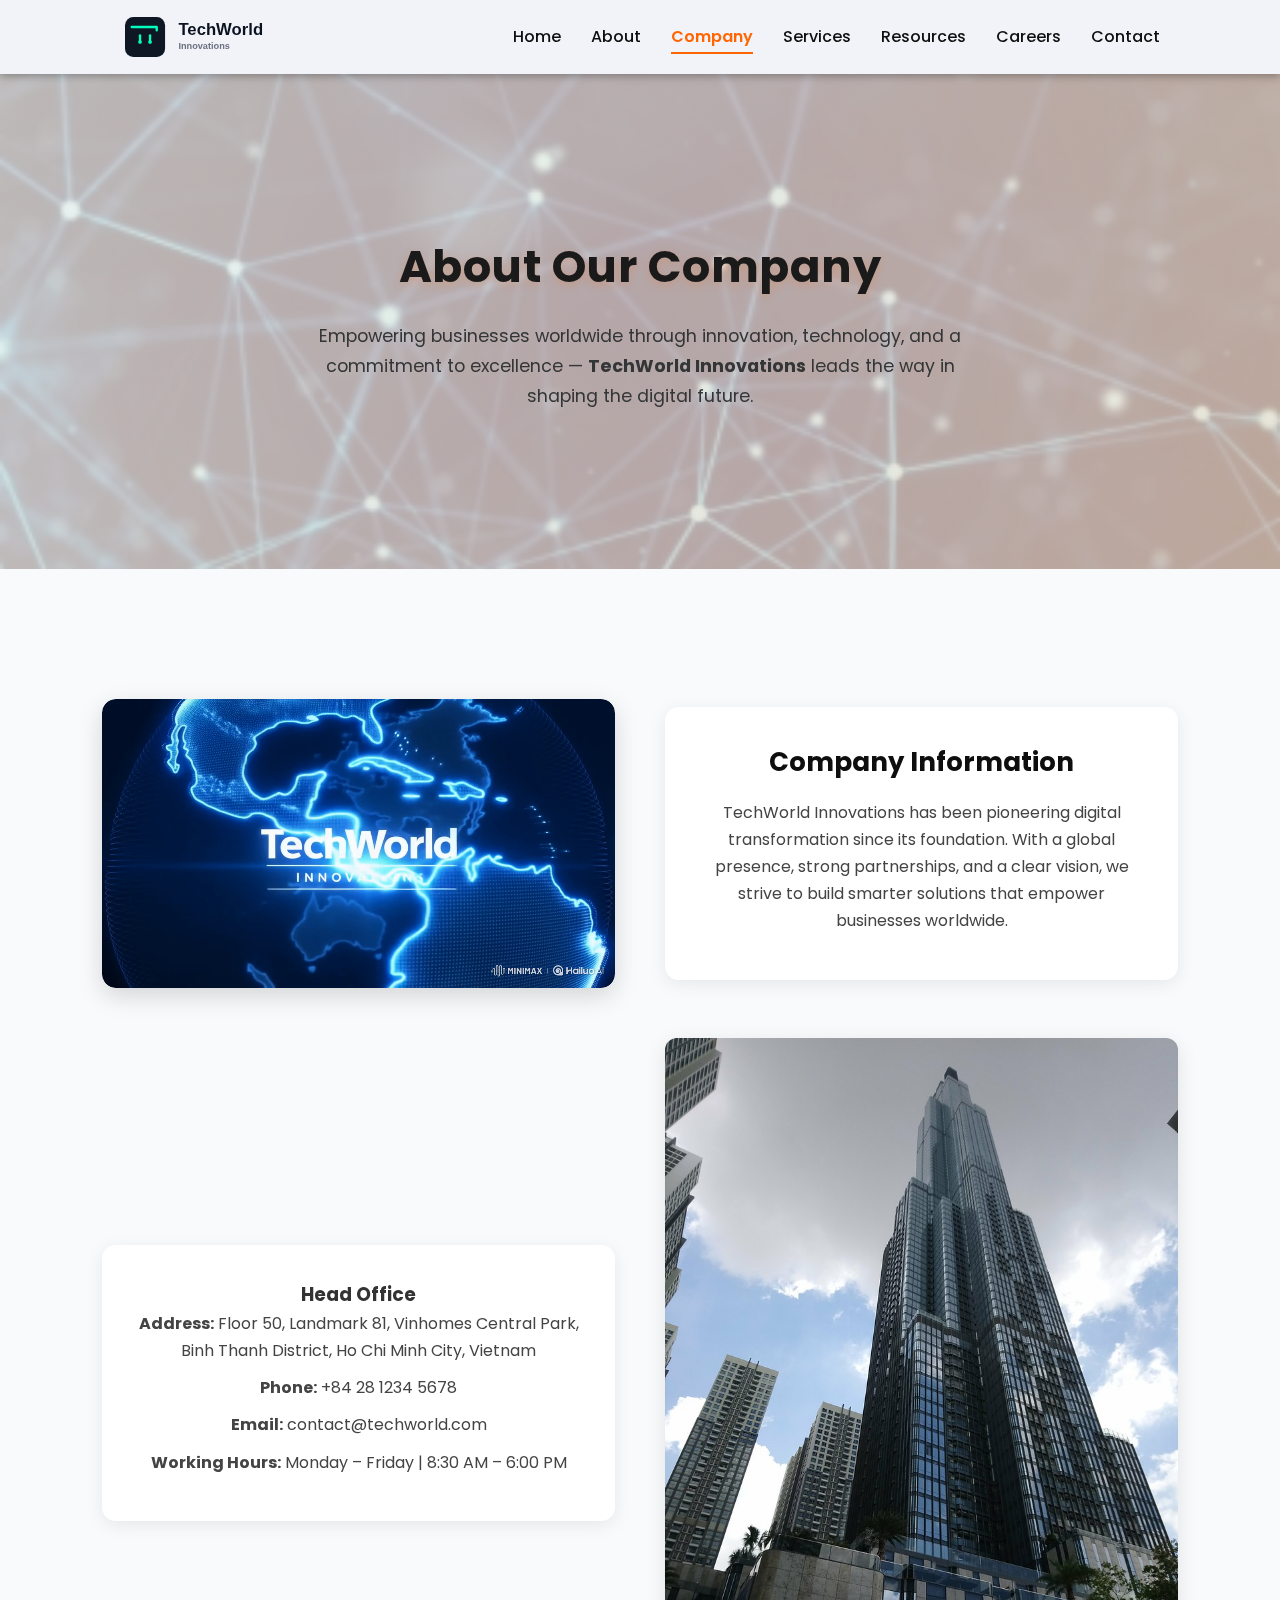
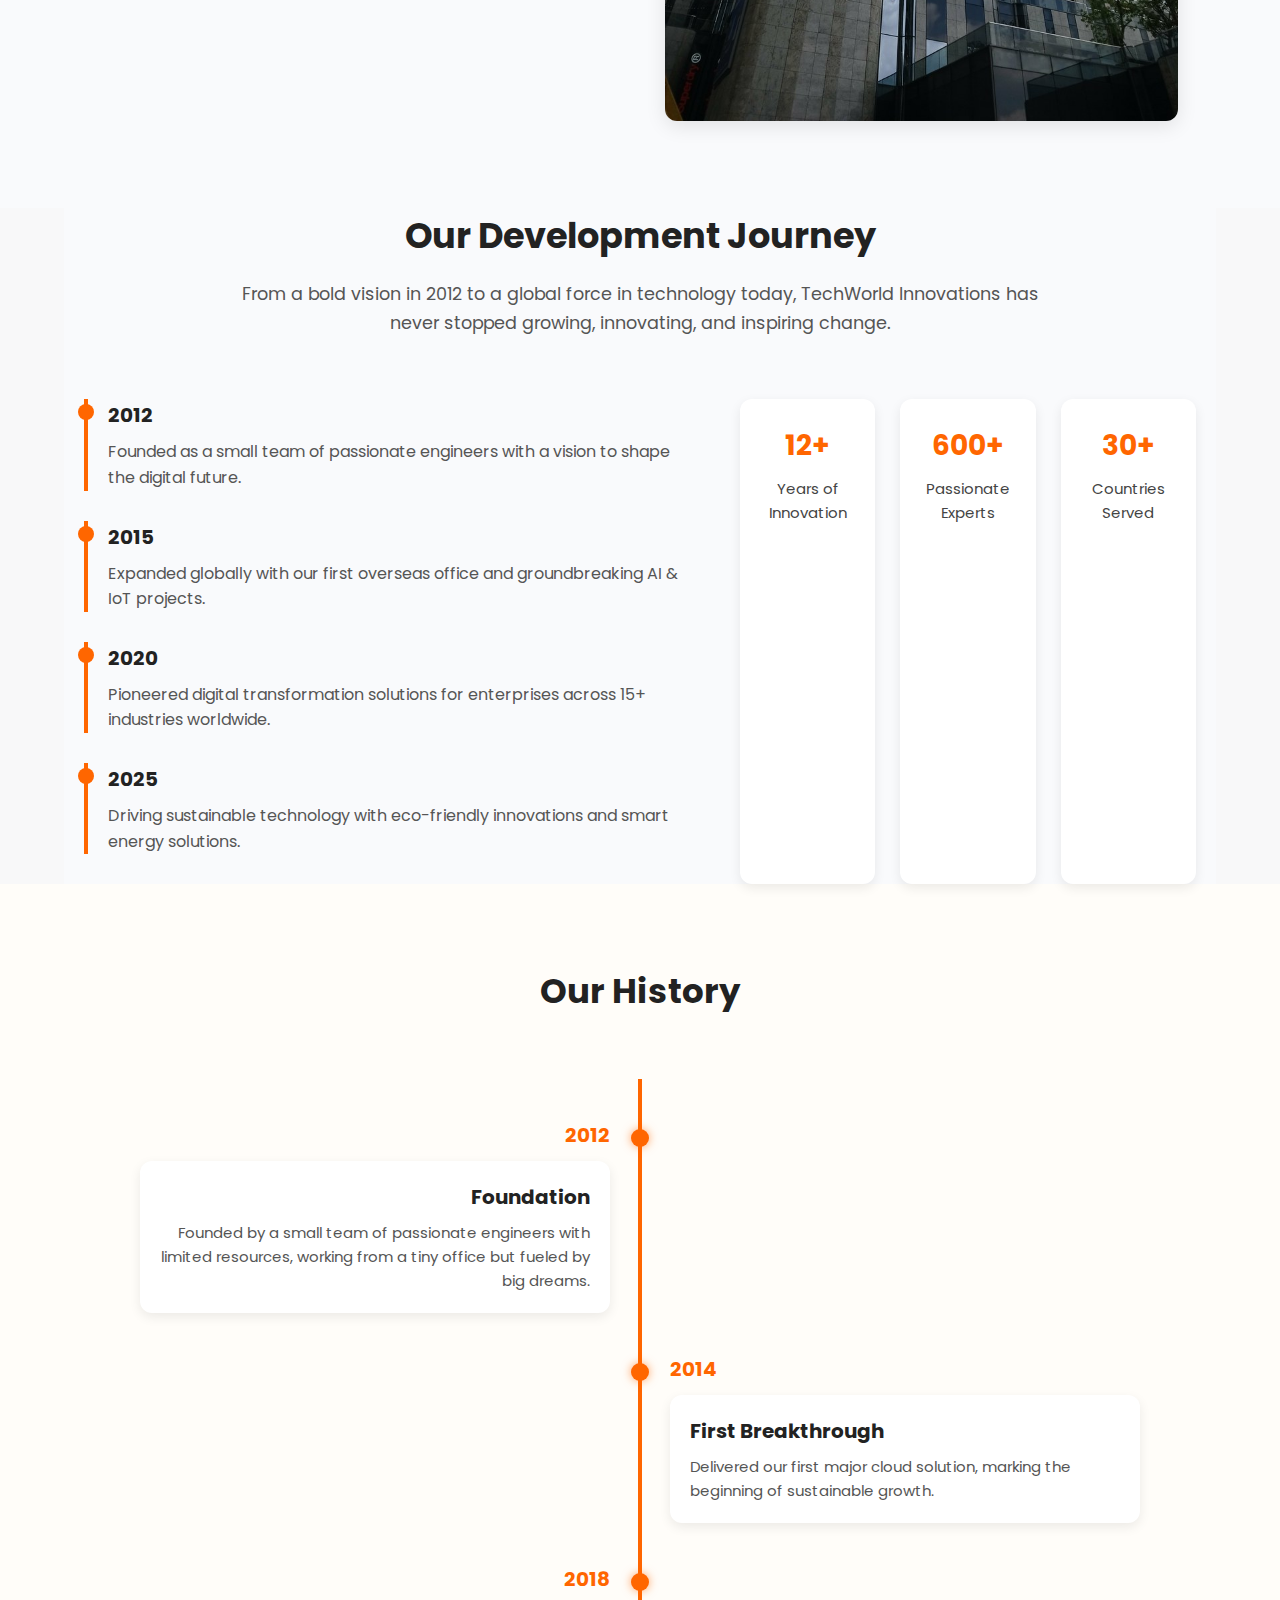
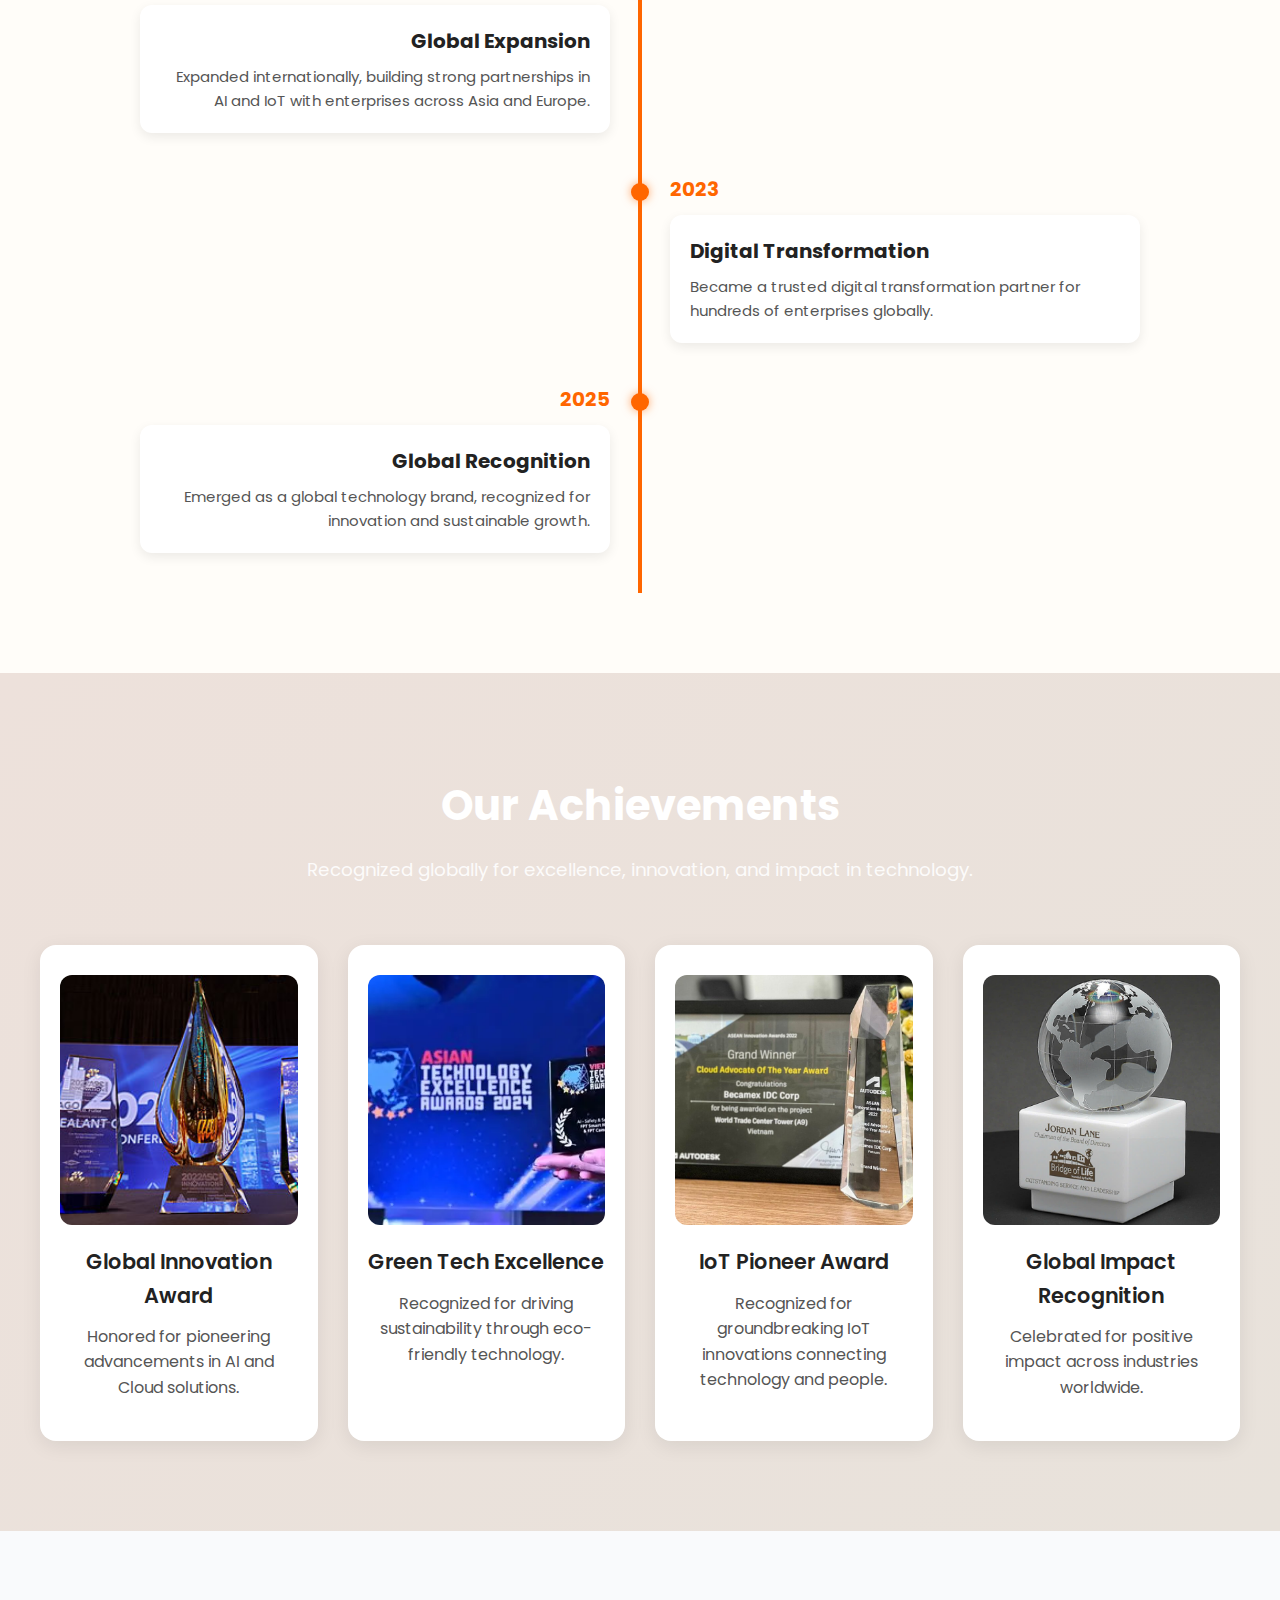
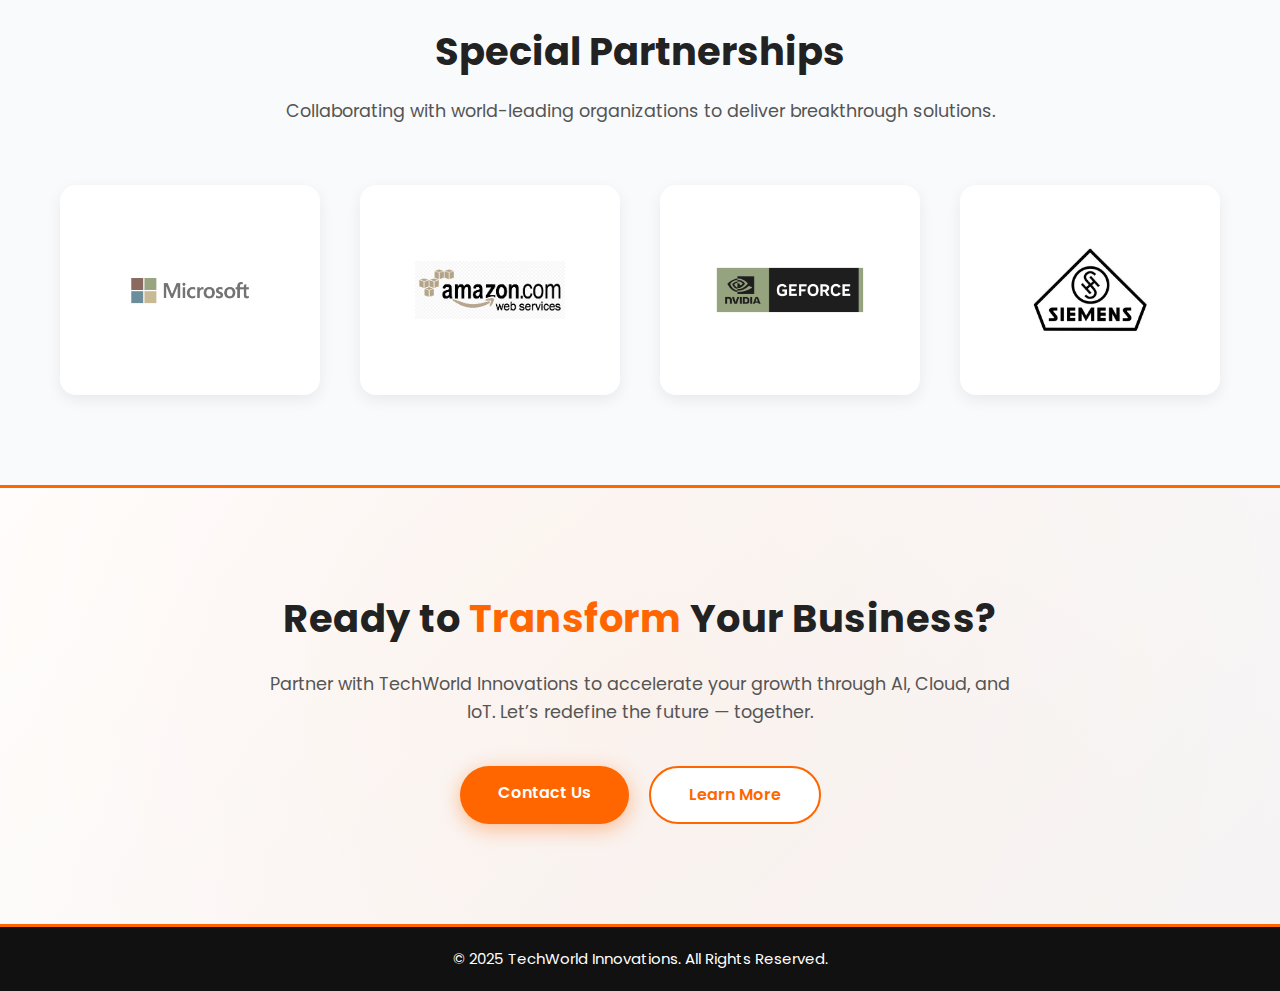
<file: css_coding/company.html>
<!DOCTYPE html>
<html lang="en">
<head>
  <meta charset="UTF-8" />
  <!-- Giúp website hiển thị tốt trên mọi thiết bị -->
  <meta name="viewport" content="width=device-width, initial-scale=1.0" />
  <title>About Us - TechWorld Innovations</title>
  
  <!-- Icon trên tab trình duyệt -->
    <link rel="apple-touch-icon" sizes="57x57" href="/./assets/favicon/">
    <link rel="apple-touch-icon" sizes="60x60" href="/./assets/favicon/apple-icon-60x60.png">
    <link rel="apple-touch-icon" sizes="72x72" href="/./assets/favicon/apple-icon-72x72.png">
    <link rel="apple-touch-icon" sizes="76x76" href="/./assets/favicon/apple-icon-76x76.png">
    <link rel="apple-touch-icon" sizes="114x114" href="/./assets/favicon/apple-icon-114x114.png">
    <link rel="apple-touch-icon" sizes="120x120" href="/./assets/favicon/apple-icon-120x120.png">
    <link rel="apple-touch-icon" sizes="144x144" href="/./assets/favicon/apple-icon-144x144.png">
    <link rel="apple-touch-icon" sizes="152x152" href="/./assets/favicon/apple-icon-152x152.png">
    <link rel="apple-touch-icon" sizes="180x180" href="/./assets/favicon/apple-icon-180x180.png">
    <link rel="icon" type="image/png" sizes="192x192"  href="/./assets/favicon/android-icon-192x192.png">
    <link rel="icon" type="image/png" sizes="32x32" href="/./assets/favicon/favicon-32x32.png">
    <link rel="icon" type="image/png" sizes="96x96" href="/./assets/favicon/favicon-96x96.png">
    <link rel="icon" type="image/png" sizes="16x16" href="/./assets/favicon/favicon-16x16.png">
    <link rel="manifest" href="/./assets/favicon/manifest.json">
    <meta name="msapplication-TileColor" content="#ffffff">
    <meta name="msapplication-TileImage" content="/ms-icon-144x144.png">
    <meta name="theme-color" content="#ffffff">
    <!-- Google Fonts để dùng font Poppins -->
    <link rel="preconnect" href="https://fonts.googleapis.com" />
    <link rel="preconnect" href="https://fonts.gstatic.com" crossorigin />
    <link
      href="https://fonts.googleapis.com/css2?family=Poppins:wght@400;500;600;700&display=swap"
      rel="stylesheet"
    />

  <!-- File CSS chung -->
  <link rel="stylesheet" href="./assets/style.css" />
</head>
<body>
  <main>
    <!-- ===== HEADER ===== -->
    <header class="header fixed">
      <div class="container">
        <div class="header-body">
          <!-- Logo -->
          <a href="index.html" class="logo">
            <img src="./assets/Logo/logo.svg" alt="TechWorld Innovations" class="logo-img" />
          </a>

          <!-- Menu điều hướng -->
          <nav class="nav">
            <ul>
              <li><a href="index.html">Home</a></li>
              <li><a href="about.html">About</a></li>
              <li class="active"><a href="company.html">Company</a></li>
              <li><a href="services.html">Services</a></li>
              <li><a href="resources.html">Resources</a></li>
              <li><a href="careers.html">Careers</a></li>
              <li><a href="visitor.html">Contact</a></li>
            </ul>
          </nav>
        </div>
      </div>
    </header>
    
    <!-- ===== HERO SECTION ===== -->
<section class="hero-section company-hero">
  <div class="hero-content">
    <h1>About Our Company</h1>
    <p>
      Empowering businesses worldwide through innovation, technology,  
      and a commitment to excellence — <b>TechWorld Innovations</b>  
      leads the way in shaping the digital future.
    </p>
  </div>
</section>

    <!-- ===== COMPANY INFORMATION ===== -->
    <section class="company-info">
      <div class="container">
        <div class="info-grid">
          <!-- Video bên trái -->
          <div class="info-video">
            <video autoplay muted loop playsinline>
              <source src="./assets/video/Company.mp4" type="video/mp4" />
              Your browser does not support the video tag.
            </video>
          </div>

          <!-- Nội dung bên phải -->
          <div class="info-details">
            <h2 class="section-heading">Company Information</h2>
            <p>
              TechWorld Innovations has been pioneering digital transformation since its foundation.
          With a global presence, strong partnerships, and a clear vision, we strive to build
          smarter solutions that empower businesses worldwide.
            </p>
          </div>
        </div>

        <!-- ===== HEAD OFFICE ===== -->
        <div class="info-grid office-section">
          <div class="info-details">
            <h3>Head Office</h3>
            <p><b>Address:</b> Floor 50, Landmark 81, Vinhomes Central Park,  
              Binh Thanh District, Ho Chi Minh City, Vietnam</p>
            <p><b>Phone:</b> +84 28 1234 5678</p>
            <p><b>Email:</b> contact@techworld.com</p>
            <p><b>Working Hours:</b> Monday – Friday | 8:30 AM – 6:00 PM</p>
          </div>

          <div class="info-img">
            <img src="./assets/img/Company_headquarters.jpg" alt="Landmark 81 Office" />
          </div>
        </div>
      </div>
    </section>

    <!-- ===== DEVELOPMENT JOURNEY ===== -->
    <section class="journey container">
      <h2 class="section-heading">Our Development Journey</h2>
      <p class="section-intro">
        From a bold vision in 2012 to a global force in technology today, 
        TechWorld Innovations has never stopped growing, innovating, and inspiring change.
      </p>

      <div class="journey-grid">
        <div class="journey-timeline">
          <div class="milestone">
            <h3>2012</h3>
            <p>Founded as a small team of passionate engineers with a vision to shape the digital future.</p>
          </div>
          <div class="milestone">
            <h3>2015</h3>
            <p>Expanded globally with our first overseas office and groundbreaking AI & IoT projects.</p>
          </div>
          <div class="milestone">
            <h3>2020</h3>
            <p>Pioneered digital transformation solutions for enterprises across 15+ industries worldwide.</p>
          </div>
          <div class="milestone">
            <h3>2025</h3>
            <p>Driving sustainable technology with eco-friendly innovations and smart energy solutions.</p>
          </div>
        </div>

        <div class="journey-stats">
          <div class="stat">
            <h3>12+</h3>
            <p>Years of Innovation</p>
          </div>
          <div class="stat">
            <h3>600+</h3>
            <p>Passionate Experts</p>
          </div>
          <div class="stat">
            <h3>30+</h3>
            <p>Countries Served</p>
          </div>
        </div>
      </div>
    </section>

    <!-- ===== HISTORY SECTION ===== -->
    <section class="history">
      <div class="container">
        <h2>Our History</h2>
        <div class="timeline">
          <div class="timeline-item left">
            <span class="year">2012</span>
            <div class="timeline-content">
              <h3>Foundation</h3>
              <p>Founded by a small team of passionate engineers with limited resources, working from a tiny office but fueled by big dreams.</p>
            </div>
          </div>

          <div class="timeline-item right">
            <span class="year">2014</span>
            <div class="timeline-content">
              <h3>First Breakthrough</h3>
              <p>Delivered our first major cloud solution, marking the beginning of sustainable growth.</p>
            </div>
          </div>

          <div class="timeline-item left">
            <span class="year">2018</span>
            <div class="timeline-content">
              <h3>Global Expansion</h3>
              <p>Expanded internationally, building strong partnerships in AI and IoT with enterprises across Asia and Europe.</p>
            </div>
          </div>

          <div class="timeline-item right">
            <span class="year">2023</span>
            <div class="timeline-content">
              <h3>Digital Transformation</h3>
              <p>Became a trusted digital transformation partner for hundreds of enterprises globally.</p>
            </div>
          </div>

          <div class="timeline-item left">
            <span class="year">2025</span>
            <div class="timeline-content">
              <h3>Global Recognition</h3>
              <p>Emerged as a global technology brand, recognized for innovation and sustainable growth.</p>
            </div>
          </div>
        </div>
      </div>
    </section>

    <!-- ===== ACHIEVEMENTS SECTION ===== -->
    <section class="achievements">
      <div class="container">
        <h2 class="section-heading">Our Achievements</h2>
        <p class="section-intro">
          Recognized globally for excellence, innovation, and impact in technology.
        </p>
        </div>
        
        <div class="achievements-grid">
          <div class="award-card">
            <img src="./assets/img/Global_Innovation_Award.jpeg" alt="Innovation Award" class="award-img">
            <h3>Global Innovation Award</h3>
            <p>Honored for pioneering advancements in AI and Cloud solutions.</p>
          </div>

          <div class="award-card">
            <img src="./assets/img/Green_Tech_Excellence.webp" alt="Sustainability Award" class="award-img">
            <h3>Green Tech Excellence</h3>
            <p>Recognized for driving sustainability through eco-friendly technology.</p>
          </div>

          <div class="award-card">
            <img src="./assets/img/IoT_Pioneer_Award.jpg" alt="IoT Pioneer Award" class="award-img">
            <h3>IoT Pioneer Award</h3>
            <p>Recognized for groundbreaking IoT innovations connecting technology and people.</p>
          </div>

          <div class="award-card">
            <img src="./assets/img/Global_Impact_Recognition.png" alt="Global Recognition" class="award-img">
            <h3>Global Impact Recognition</h3>
            <p>Celebrated for positive impact across industries worldwide.</p>
          </div>
        </div>
    </section>

    <!-- ===== SPECIAL PARTNERSHIPS ===== -->
    <section class="partners">
      <div class="container">
        <h2 class="section-heading">Special Partnerships</h2>
        <p class="section-intro">
          Collaborating with world-leading organizations to deliver breakthrough solutions.
        </p>

        <div class="partners-grid">
          <div class="partner-card"><img src="./assets/Logo/Microsoft.jpg" alt="Partner 1"></div>
          <div class="partner-card"><img src="./assets/Logo/Amazon_Web_Services.png" alt="Partner 2"></div>
          <div class="partner-card"><img src="./assets/Logo/NVIDIA.jpg" alt="Partner 3"></div>
          <div class="partner-card"><img src="./assets/Logo/Siemens.webp" alt="Partner 4"></div>
        </div>
      </div>
    </section>

    <!-- ===== READY SECTION ===== -->
    <section class="ready-section">
      <div class="container">
        <h2 class="ready-heading">Ready to <span>Transform</span> Your Business?</h2>
        <p class="ready-desc">
          Partner with TechWorld Innovations to accelerate your growth through AI, Cloud, and IoT.
          Let’s redefine the future — together.
        </p>
        <div class="ready-buttons">
          <a href="visitor.html" class="btn-main">Contact Us</a>
          <a href="services.html" class="btn-alt">Learn More</a>
        </div>
      </div>
    </section>
  </main>

  <footer class="footer">
    <p>&copy; 2025 TechWorld Innovations. All Rights Reserved.</p>
  </footer>
</body>
</html>
</file>
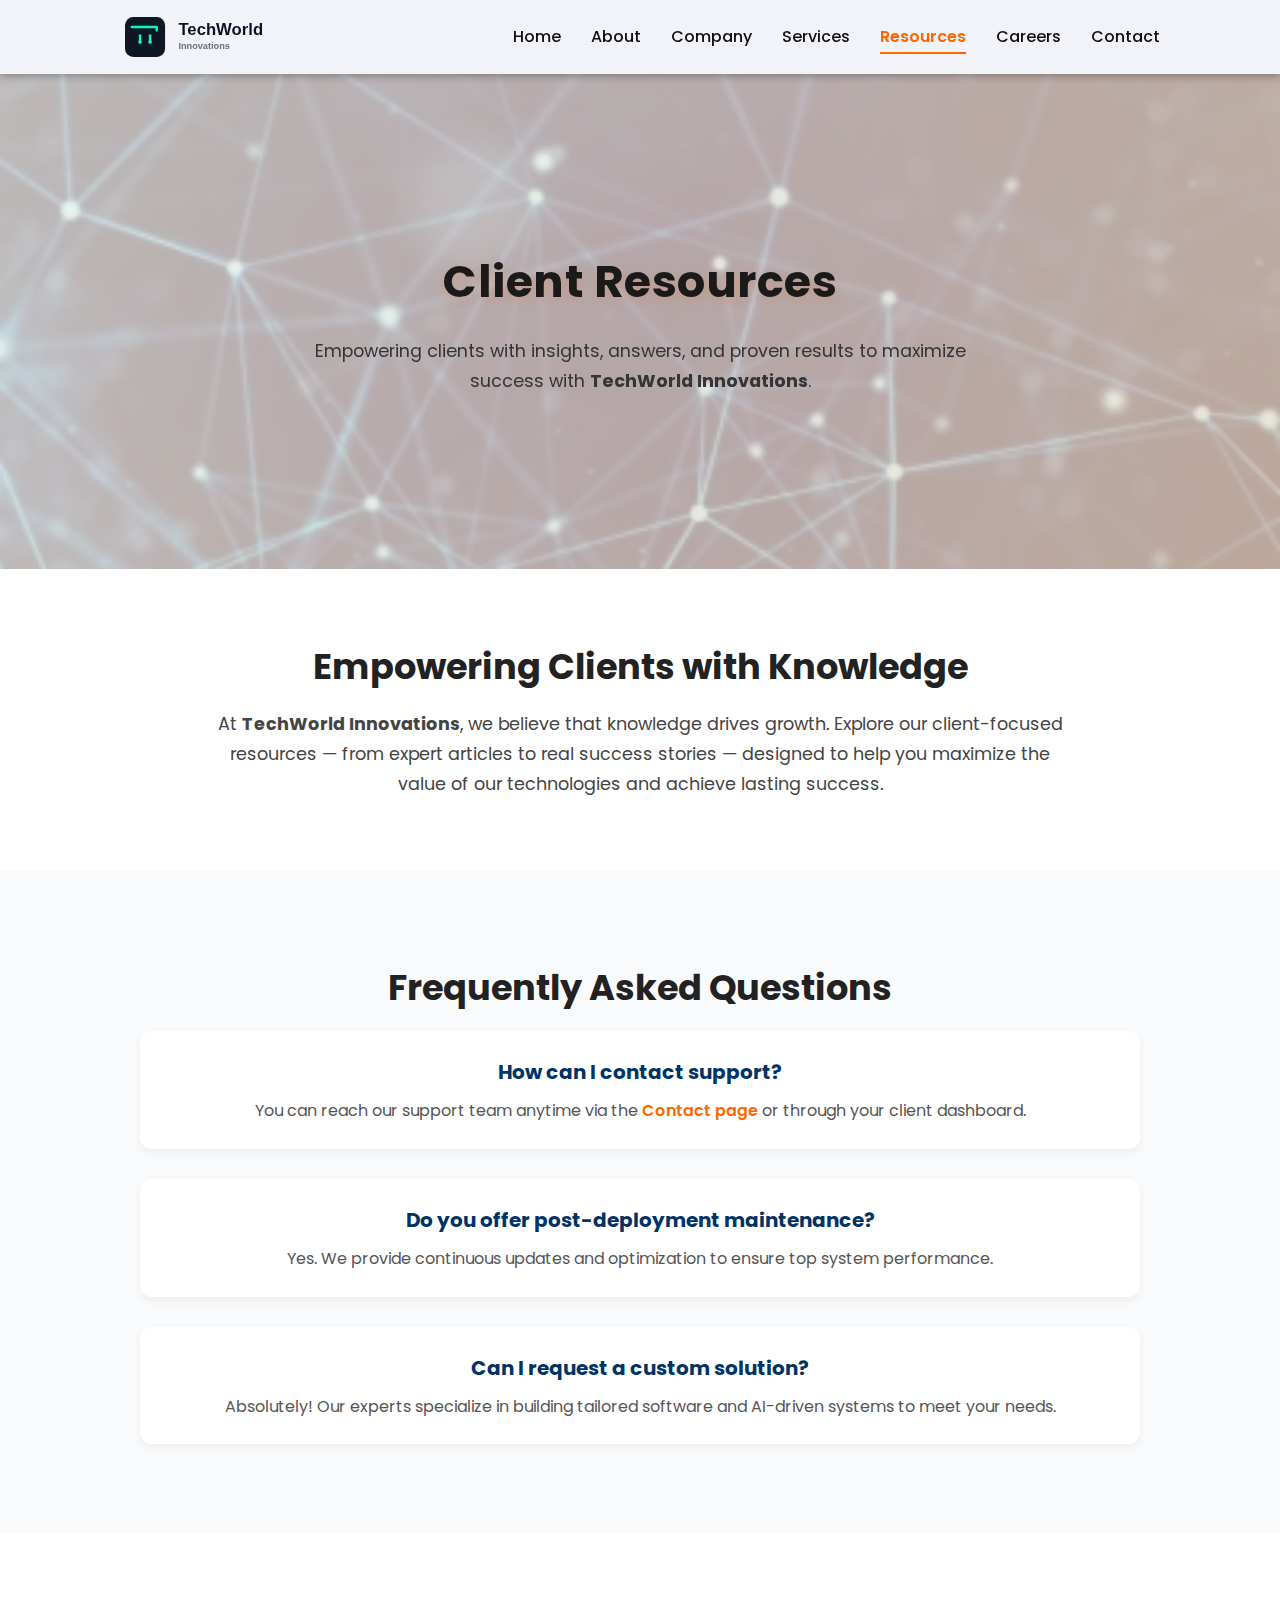
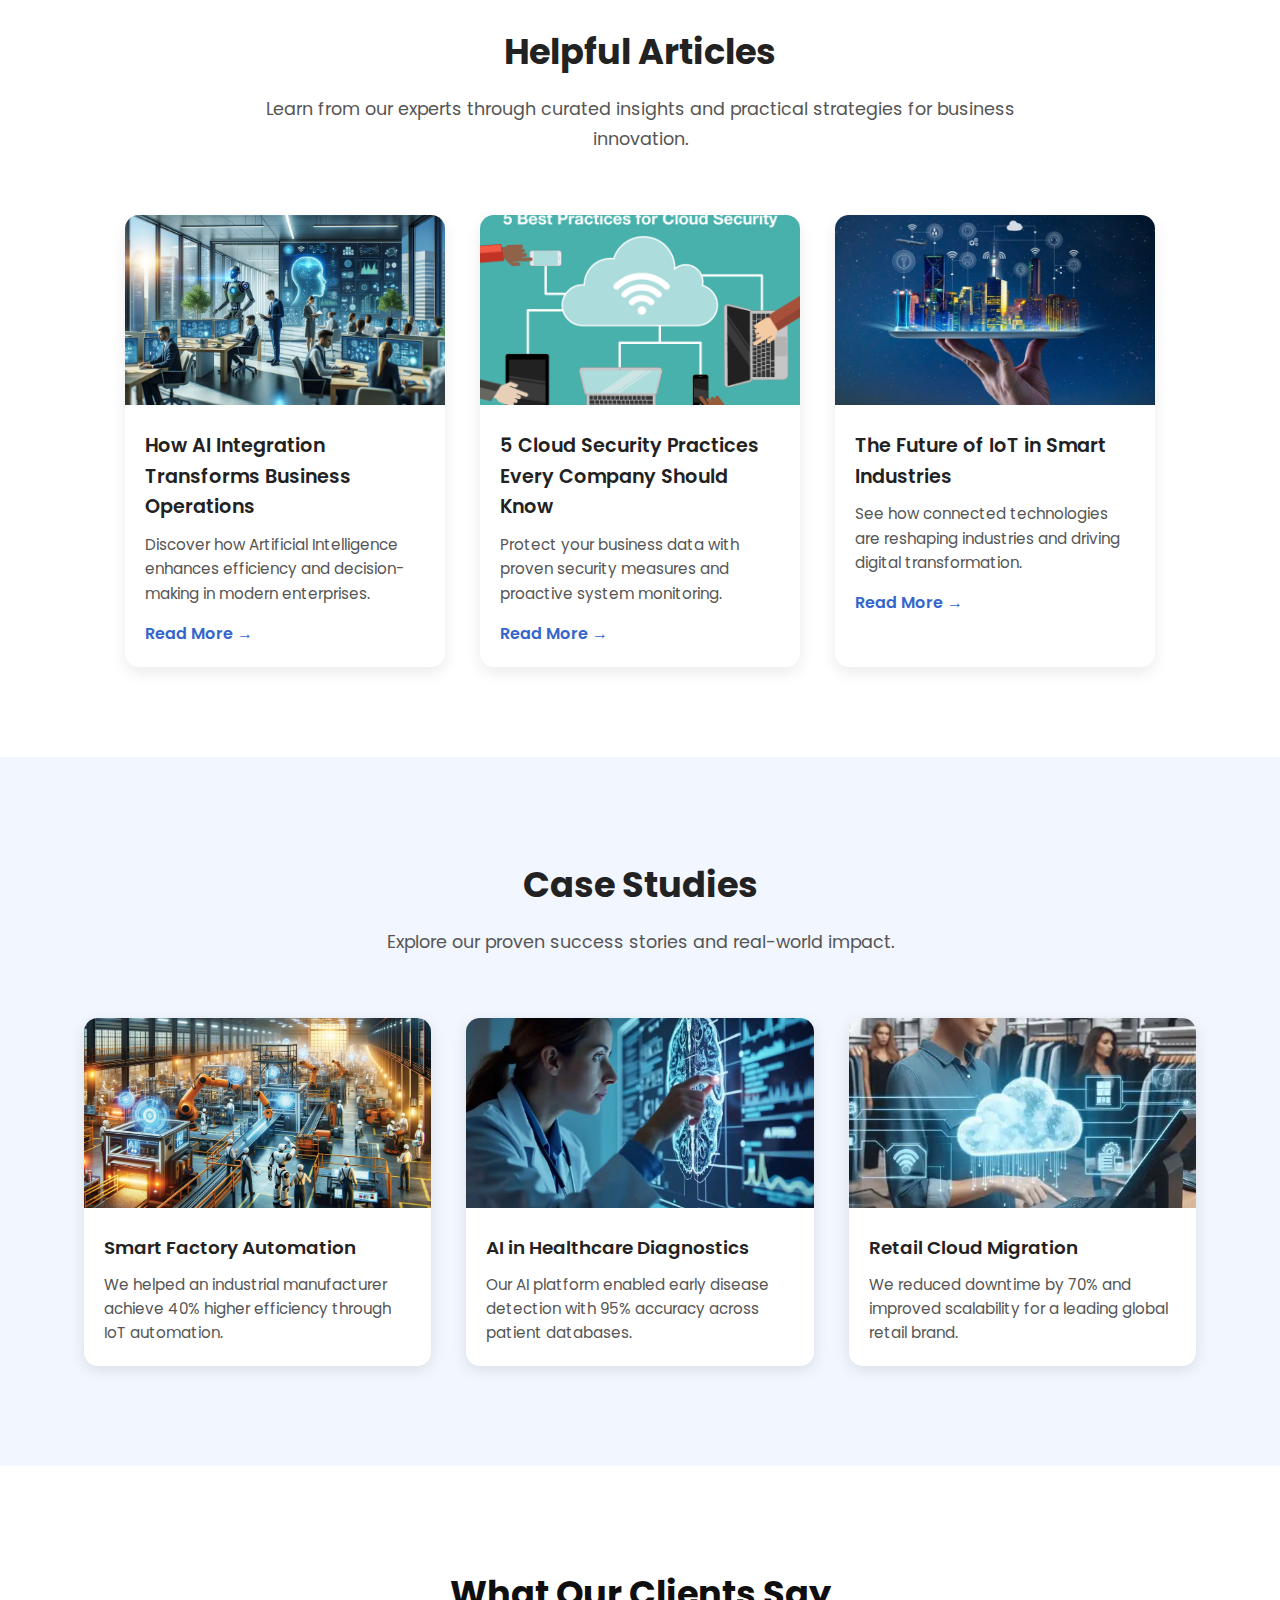
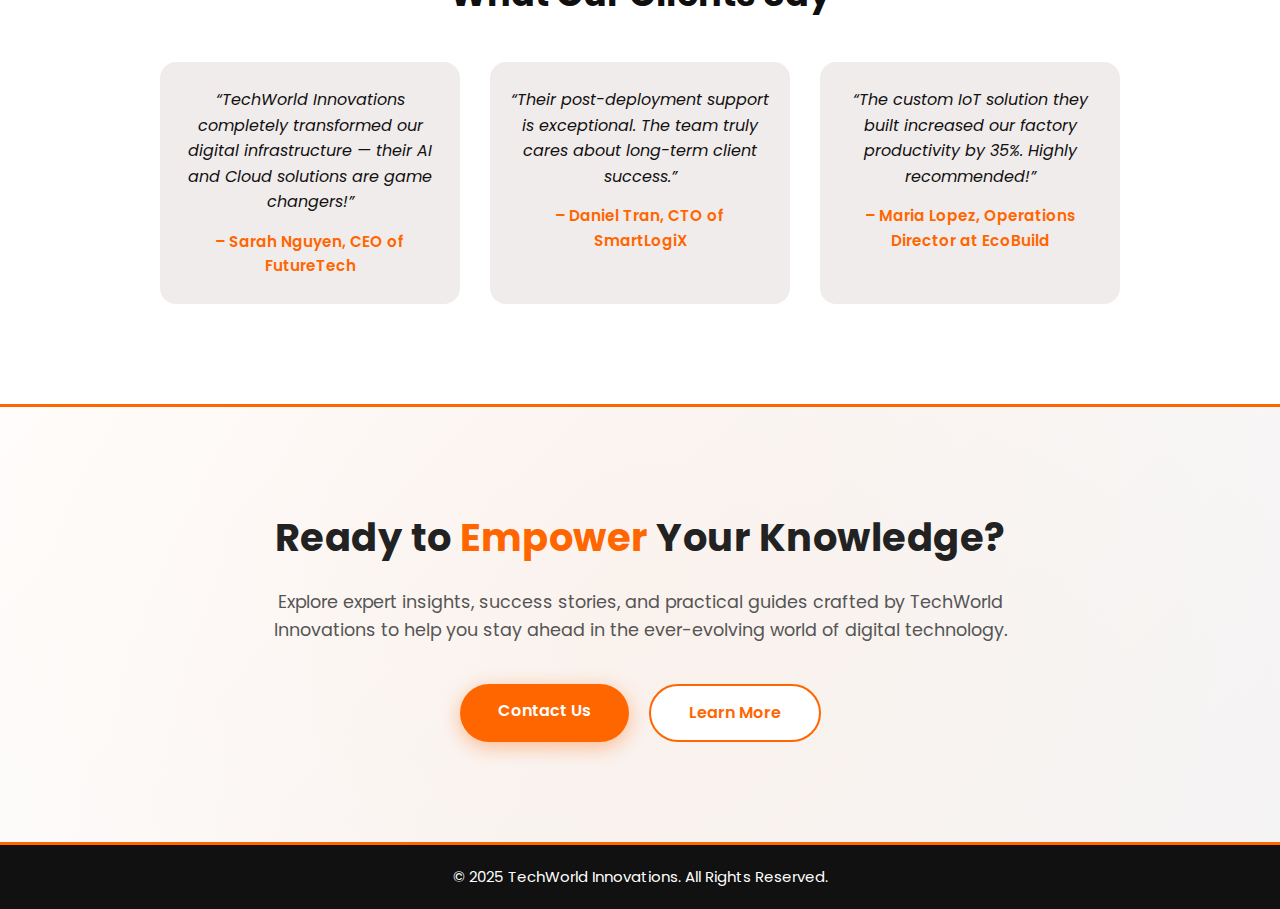
<file: css_coding/resources.html>
<!DOCTYPE html>
<html lang="en">
<head>
  <meta charset="UTF-8" />
  <!-- Giúp website hiển thị tốt trên mọi thiết bị -->
  <meta name="viewport" content="width=device-width, initial-scale=1.0" />
  <title>About Us - TechWorld Innovations</title>
  
  <!-- Icon trên tab trình duyệt -->
    <link rel="apple-touch-icon" sizes="57x57" href="/./assets/favicon/">
    <link rel="apple-touch-icon" sizes="60x60" href="/./assets/favicon/apple-icon-60x60.png">
    <link rel="apple-touch-icon" sizes="72x72" href="/./assets/favicon/apple-icon-72x72.png">
    <link rel="apple-touch-icon" sizes="76x76" href="/./assets/favicon/apple-icon-76x76.png">
    <link rel="apple-touch-icon" sizes="114x114" href="/./assets/favicon/apple-icon-114x114.png">
    <link rel="apple-touch-icon" sizes="120x120" href="/./assets/favicon/apple-icon-120x120.png">
    <link rel="apple-touch-icon" sizes="144x144" href="/./assets/favicon/apple-icon-144x144.png">
    <link rel="apple-touch-icon" sizes="152x152" href="/./assets/favicon/apple-icon-152x152.png">
    <link rel="apple-touch-icon" sizes="180x180" href="/./assets/favicon/apple-icon-180x180.png">
    <link rel="icon" type="image/png" sizes="192x192"  href="/./assets/favicon/android-icon-192x192.png">
    <link rel="icon" type="image/png" sizes="32x32" href="/./assets/favicon/favicon-32x32.png">
    <link rel="icon" type="image/png" sizes="96x96" href="/./assets/favicon/favicon-96x96.png">
    <link rel="icon" type="image/png" sizes="16x16" href="/./assets/favicon/favicon-16x16.png">
    <link rel="manifest" href="/./assets/favicon/manifest.json">
    <meta name="msapplication-TileColor" content="#ffffff">
    <meta name="msapplication-TileImage" content="/ms-icon-144x144.png">
    <meta name="theme-color" content="#ffffff">
    <!-- Google Fonts để dùng font Poppins -->
    <link rel="preconnect" href="https://fonts.googleapis.com" />
    <link rel="preconnect" href="https://fonts.gstatic.com" crossorigin />
    <link
      href="https://fonts.googleapis.com/css2?family=Poppins:wght@400;500;600;700&display=swap"
      rel="stylesheet"
    />

  <!-- File CSS chung -->
  <link rel="stylesheet" href="./assets/style.css" />
</head>
<body>
  <main>
    <!-- ===== HEADER ===== -->
    <header class="header fixed">
      <div class="container">
        <div class="header-body">
          <!-- Logo -->
          <a href="index.html" class="logo">
            <img src="./assets/Logo/logo.svg" alt="TechWorld Innovations" class="logo-img" />
          </a>

          <!-- Navigation -->
          <nav class="nav">
            <ul>
              <li><a href="index.html">Home</a></li>
              <li><a href="about.html">About</a></li>
              <li><a href="company.html">Company</a></li>
              <li><a href="services.html">Services</a></li>
              <li class="active"><a href="resources.html">Resources</a></li>
              <li><a href="careers.html">Careers</a></li>
              <li><a href="visitor.html">Contact</a></li>
            </ul>
          </nav>
        </div>
      </div>
    </header>

    <!-- ===== HERO SECTION ===== -->
<section class="hero-section resources-hero">
  <div class="hero-content">
    <h1>Client Resources</h1>
    <p>
      Empowering clients with insights, answers, and proven results  
      to maximize success with <b>TechWorld Innovations</b>.
    </p>
  </div>
</section>

   <!-- ===== INTRO SECTION ===== -->
<section class="intro-section">
  <div class="container">
    <h2 class="section-heading">Empowering Clients with Knowledge</h2>
    <p>
      At <b>TechWorld Innovations</b>, we believe that knowledge drives growth.  
      Explore our client-focused resources — from expert articles to real success stories —  
      designed to help you maximize the value of our technologies and achieve lasting success.
    </p>
  </div>
</section>

    <!-- ===== FAQs ===== -->
    <section class="faq-section">
      <div class="container">
        <h2 class="section-heading">Frequently Asked Questions</h2>
        <div class="faq-grid">
          <div class="faq-item">
            <h3>How can I contact support?</h3>
            <p>You can reach our support team anytime via the <a href="visitor.html">Contact page</a> or through your client dashboard.</p>
          </div>
          <div class="faq-item">
            <h3>Do you offer post-deployment maintenance?</h3>
            <p>Yes. We provide continuous updates and optimization to ensure top system performance.</p>
          </div>
          <div class="faq-item">
            <h3>Can I request a custom solution?</h3>
            <p>Absolutely! Our experts specialize in building tailored software and AI-driven systems to meet your needs.</p>
          </div>
        </div>
      </div>
    </section>

    <!-- ===== HELPFUL ARTICLES ===== -->
    <section class="articles-section">
      <div class="container">
        <h2 class="section-heading">Helpful Articles</h2>
        <p class="section-intro">Learn from our experts through curated insights and practical strategies for business innovation.</p>
        <div class="articles-grid">
          <div class="article-card">
            <img src="./assets/img/AI_Integration.webp" alt="AI Integration" />
            <h3>How AI Integration Transforms Business Operations</h3>
            <p>Discover how Artificial Intelligence enhances efficiency and decision-making in modern enterprises.</p>
            <a href="#" class="btn-read">Read More →</a>
          </div>
          <div class="article-card">
            <img src="./assets/img/Cloud_Security.png" alt="Cloud Security" />
            <h3>5 Cloud Security Practices Every Company Should Know</h3>
            <p>Protect your business data with proven security measures and proactive system monitoring.</p>
            <a href="#" class="btn-read">Read More →</a>
          </div>
          <div class="article-card">
            <img src="./assets/img/IoT_Future.jpeg" alt="IoT Future" />
            <h3>The Future of IoT in Smart Industries</h3>
            <p>See how connected technologies are reshaping industries and driving digital transformation.</p>
            <a href="#" class="btn-read">Read More →</a>
          </div>
        </div>
      </div>
    </section>

    <!-- ===== CASE STUDIES ===== -->
    <section class="case-studies">
      <div class="container">
        <h2 class="section-heading">Case Studies</h2>
        <p class="section-intro">Explore our proven success stories and real-world impact.</p>
        <div class="case-grid">
          <div class="case-card">
            <img src="./assets/img/Smart_Factory_Automation.jpg" alt="Smart Factory" />
            <h3>Smart Factory Automation</h3>
            <p>We helped an industrial manufacturer achieve 40% higher efficiency through IoT automation.</p>
          </div>
          <div class="case-card">
            <img src="./assets/img/AI_in_Healthcare_Diagnostics.webp" alt="Healthcare AI" />
            <h3>AI in Healthcare Diagnostics</h3>
            <p>Our AI platform enabled early disease detection with 95% accuracy across patient databases.</p>
          </div>
          <div class="case-card">
            <img src="./assets/img/Retail_Cloud_Migration.webp" alt="Retail Cloud Migration" />
            <h3>Retail Cloud Migration</h3>
            <p>We reduced downtime by 70% and improved scalability for a leading global retail brand.</p>
          </div>
        </div>
      </div>
    </section>

    <!-- ===== TESTIMONIALS ===== -->
    <section class="testimonials">
      <div class="container">
        <h2 class="section-heading">What Our Clients Say</h2>
        <div class="testimonial-grid">
          <div class="testimonial-card">
            <p>“TechWorld Innovations completely transformed our digital infrastructure — their AI and Cloud solutions are game changers!”</p>
            <h4>– Sarah Nguyen, CEO of FutureTech</h4>
          </div>
          <div class="testimonial-card">
            <p>“Their post-deployment support is exceptional. The team truly cares about long-term client success.”</p>
            <h4>– Daniel Tran, CTO of SmartLogiX</h4>
          </div>
          <div class="testimonial-card">
            <p>“The custom IoT solution they built increased our factory productivity by 35%. Highly recommended!”</p>
            <h4>– Maria Lopez, Operations Director at EcoBuild</h4>
          </div>
        </div>
      </div>
    </section>

    <!-- ===== READY SECTION ===== -->
  <section class="ready-section">
    <div class="container">
      <h2 class="ready-heading">
        Ready to <span>Empower</span> Your Knowledge?
      </h2>
      <p class="ready-desc">
        Explore expert insights, success stories, and practical guides crafted by TechWorld Innovations  
        to help you stay ahead in the ever-evolving world of digital technology.
      </p>
      <div class="ready-buttons">
        <a href="visitor.html" class="btn-main">Contact Us</a>
        <a href="careers.html" class="btn-alt">Learn More</a>
      </div>
    </div>
  </section>
  </main>

  <!-- ===== FOOTER ===== -->
  <footer class="footer">
    <p>&copy; 2025 TechWorld Innovations. All Rights Reserved.</p>
  </footer>
</body>
</html>
</file>
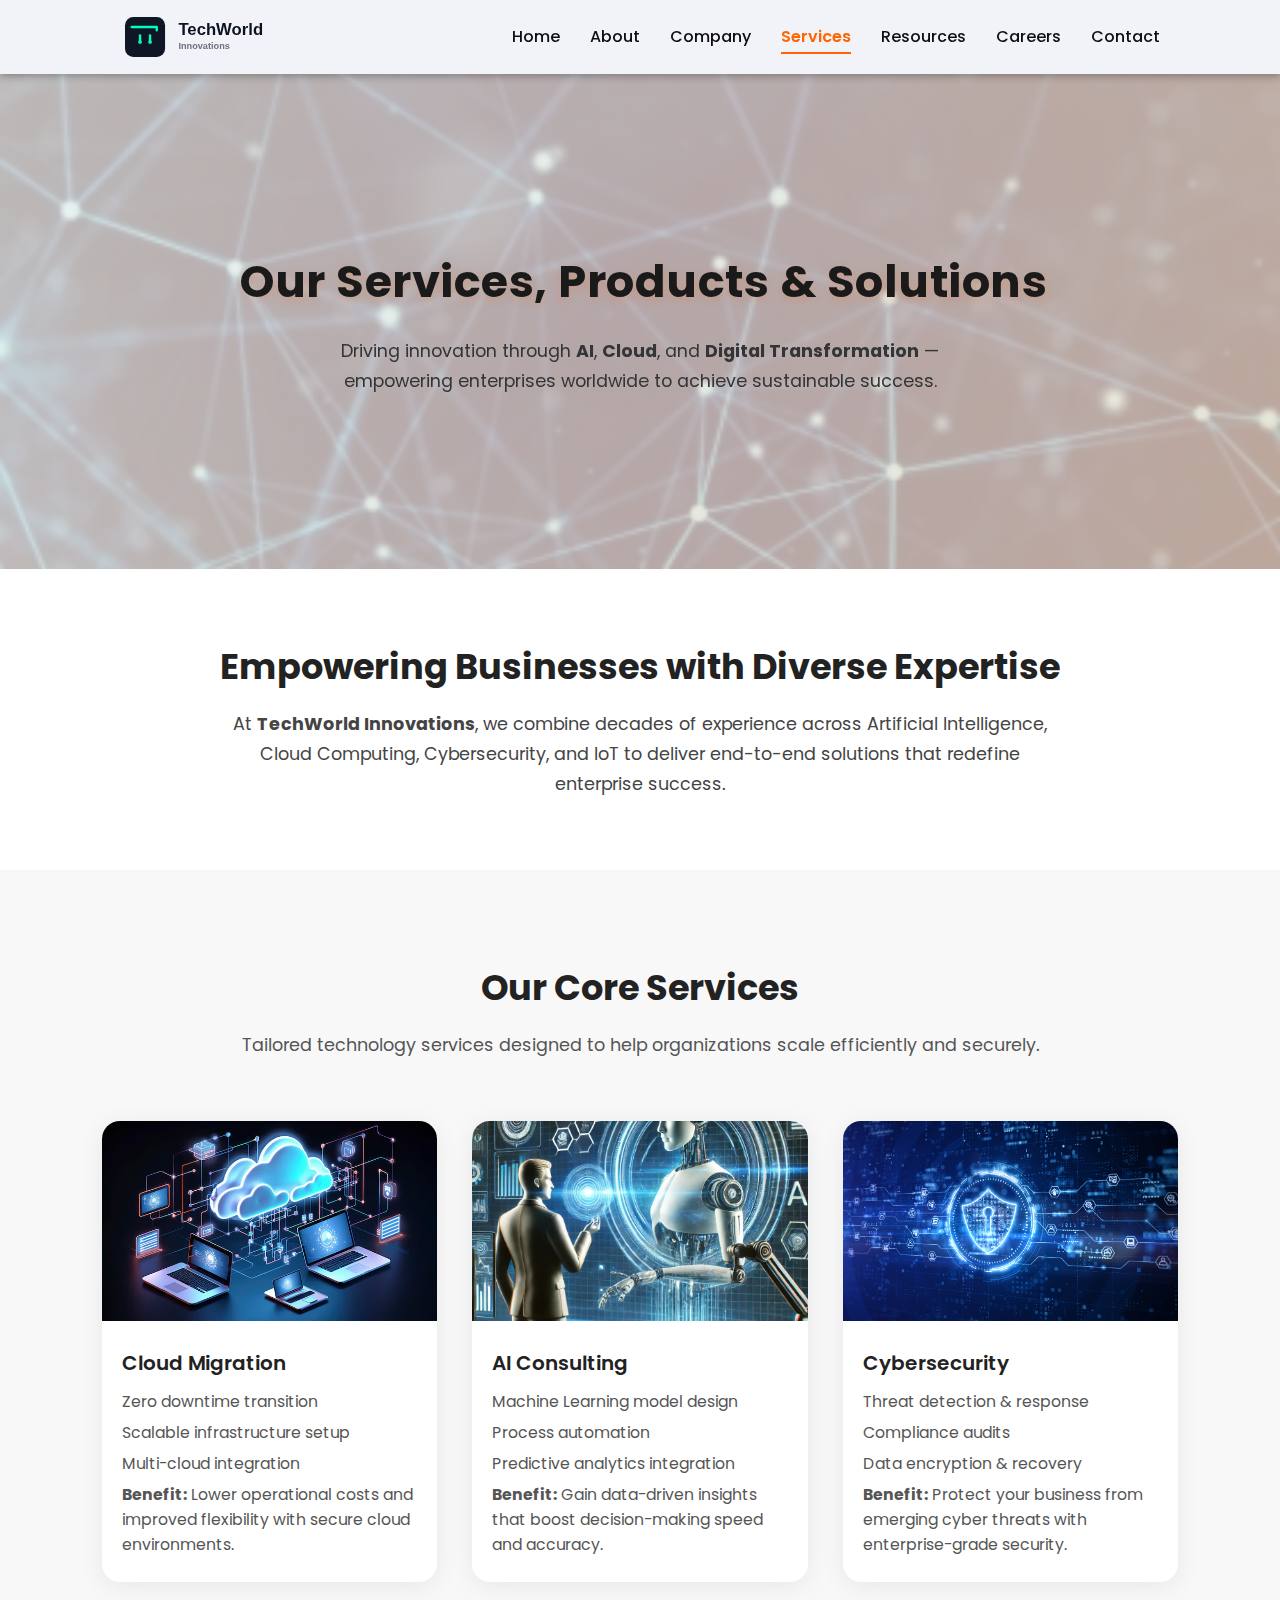
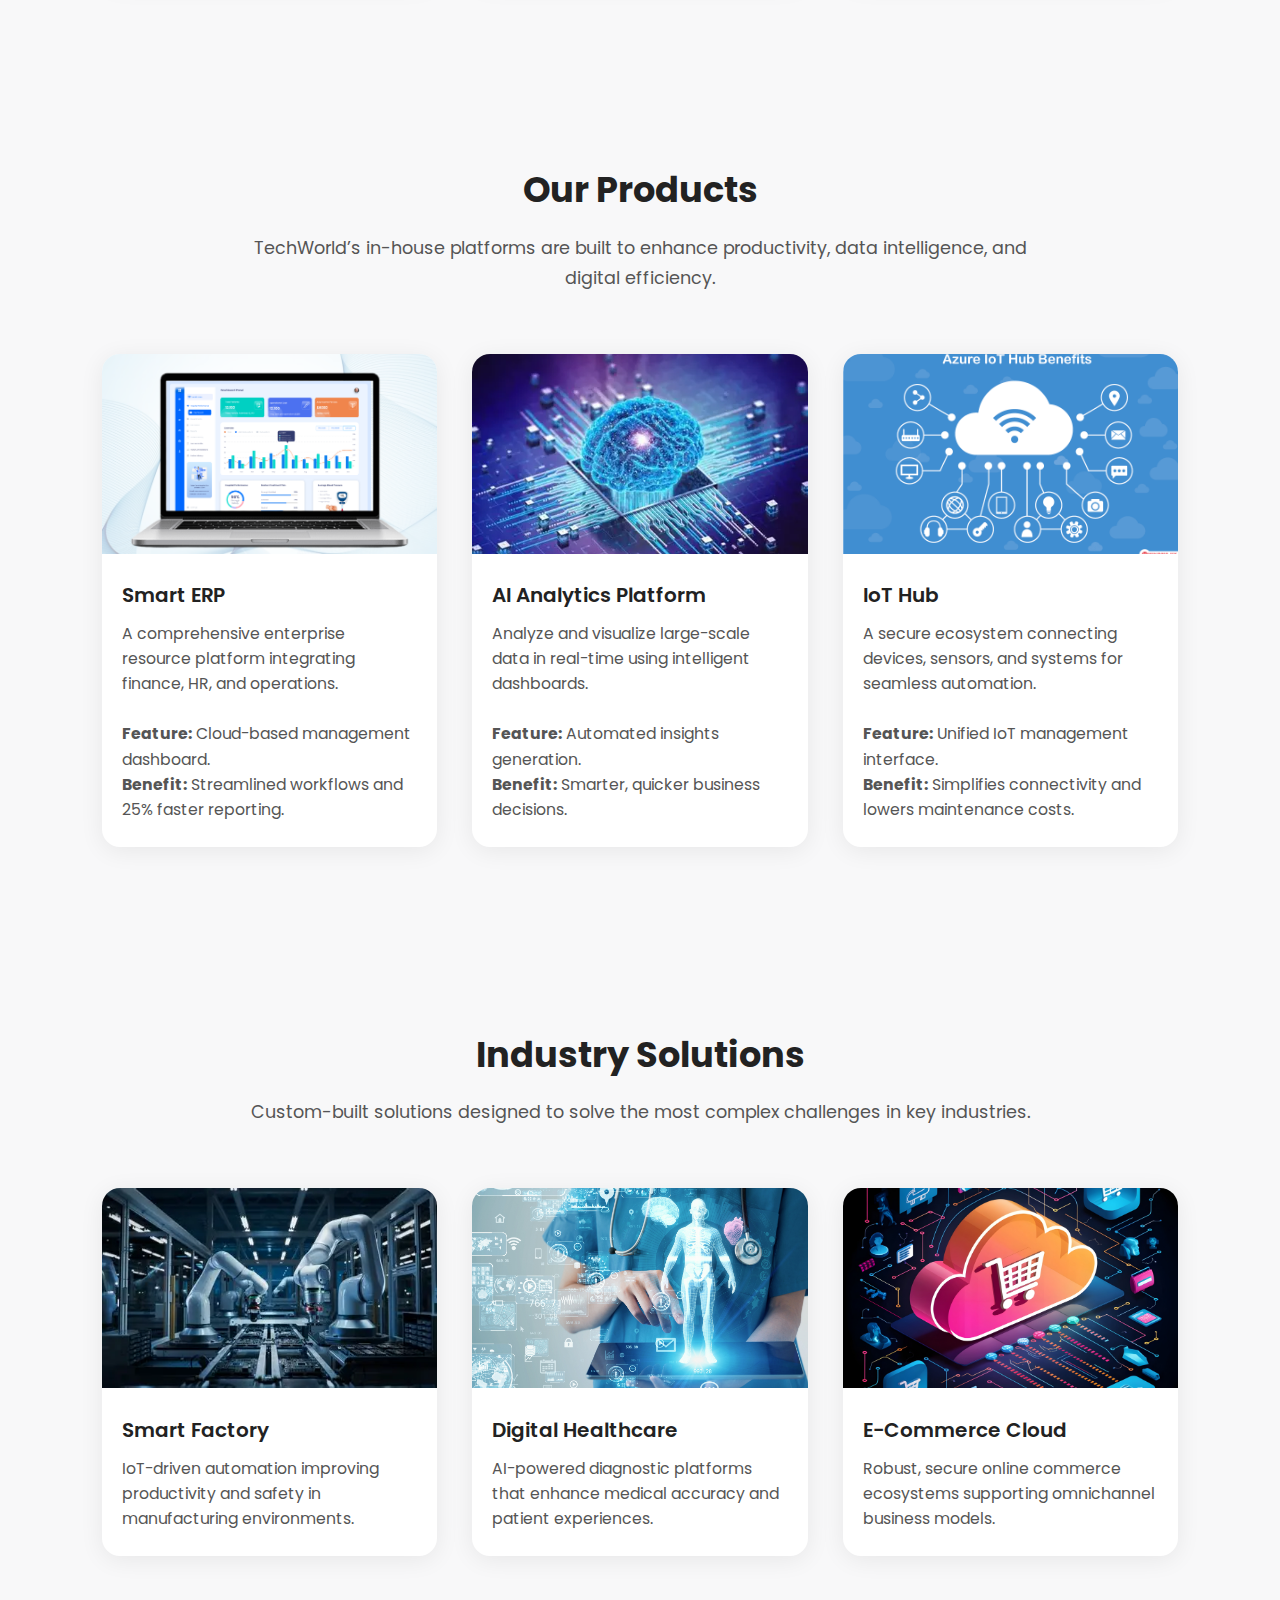
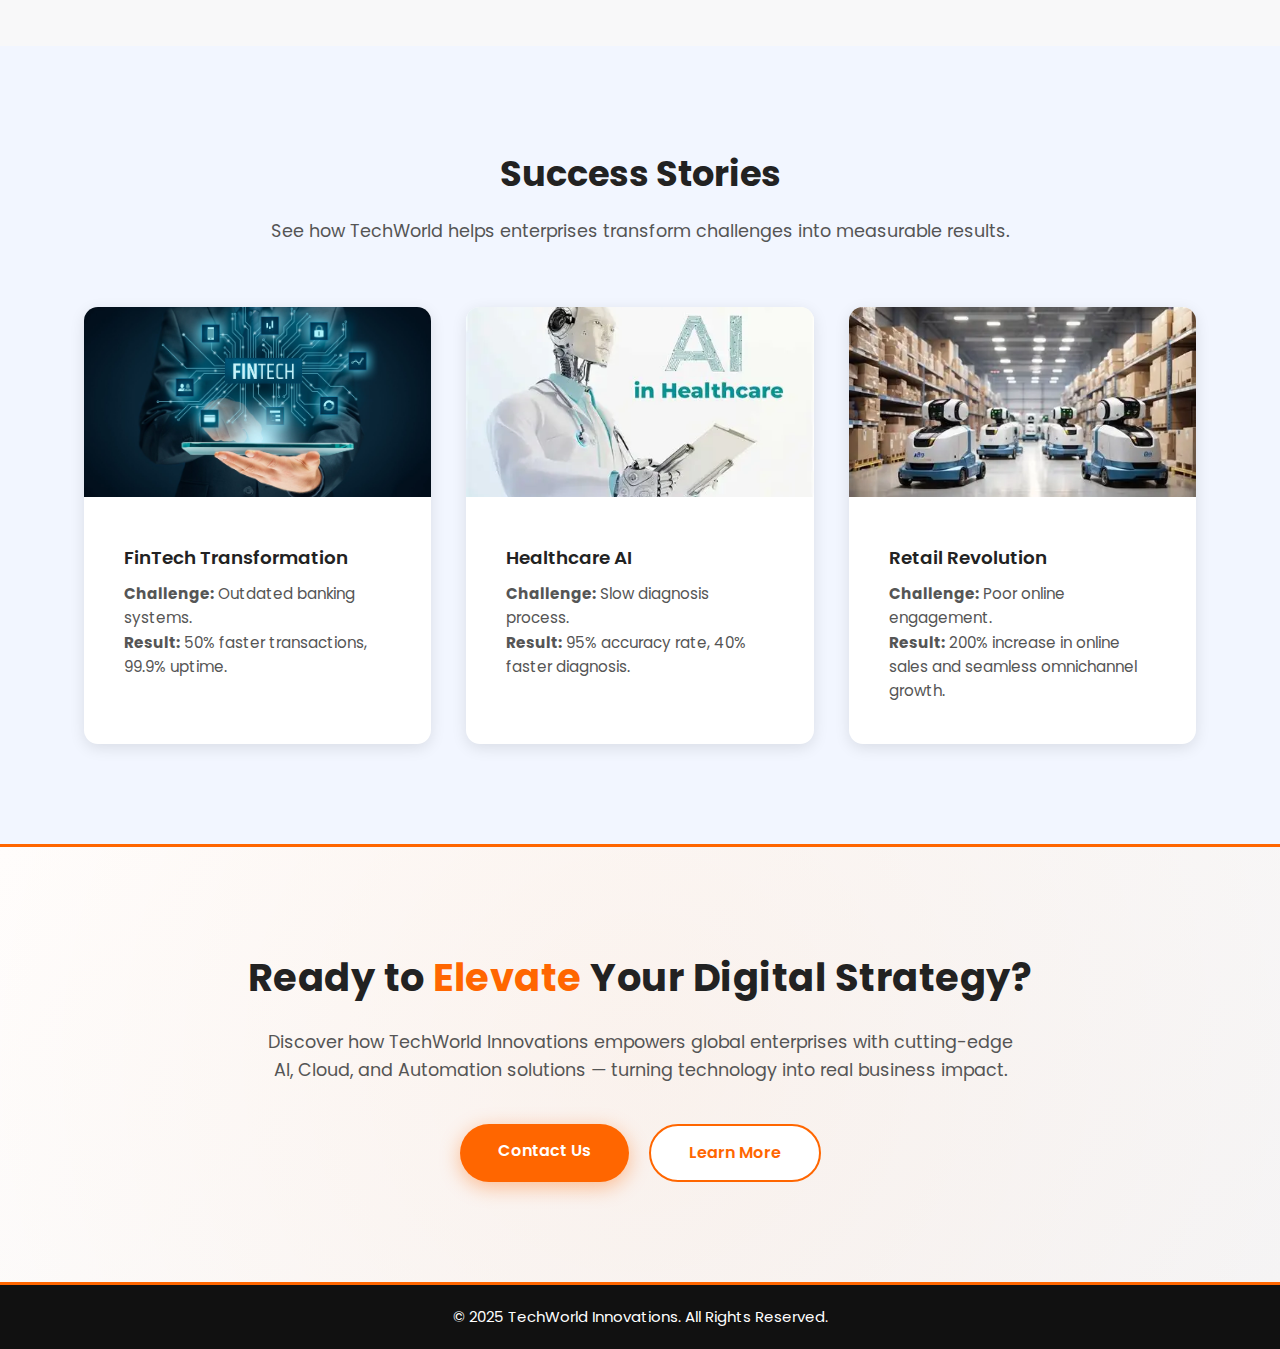
<file: css_coding/services.html>
<!DOCTYPE html>
<html lang="en">
<head>
  <meta charset="UTF-8" />
  <!-- Giúp website hiển thị tốt trên mọi thiết bị -->
  <meta name="viewport" content="width=device-width, initial-scale=1.0" />
  <title>About Us - TechWorld Innovations</title>
  
  <!-- Icon trên tab trình duyệt -->
    <link rel="apple-touch-icon" sizes="57x57" href="/./assets/favicon/">
    <link rel="apple-touch-icon" sizes="60x60" href="/./assets/favicon/apple-icon-60x60.png">
    <link rel="apple-touch-icon" sizes="72x72" href="/./assets/favicon/apple-icon-72x72.png">
    <link rel="apple-touch-icon" sizes="76x76" href="/./assets/favicon/apple-icon-76x76.png">
    <link rel="apple-touch-icon" sizes="114x114" href="/./assets/favicon/apple-icon-114x114.png">
    <link rel="apple-touch-icon" sizes="120x120" href="/./assets/favicon/apple-icon-120x120.png">
    <link rel="apple-touch-icon" sizes="144x144" href="/./assets/favicon/apple-icon-144x144.png">
    <link rel="apple-touch-icon" sizes="152x152" href="/./assets/favicon/apple-icon-152x152.png">
    <link rel="apple-touch-icon" sizes="180x180" href="/./assets/favicon/apple-icon-180x180.png">
    <link rel="icon" type="image/png" sizes="192x192"  href="/./assets/favicon/android-icon-192x192.png">
    <link rel="icon" type="image/png" sizes="32x32" href="/./assets/favicon/favicon-32x32.png">
    <link rel="icon" type="image/png" sizes="96x96" href="/./assets/favicon/favicon-96x96.png">
    <link rel="icon" type="image/png" sizes="16x16" href="/./assets/favicon/favicon-16x16.png">
    <link rel="manifest" href="/./assets/favicon/manifest.json">
    <meta name="msapplication-TileColor" content="#ffffff">
    <meta name="msapplication-TileImage" content="/ms-icon-144x144.png">
    <meta name="theme-color" content="#ffffff">
    <!-- Google Fonts để dùng font Poppins -->
    <link rel="preconnect" href="https://fonts.googleapis.com" />
    <link rel="preconnect" href="https://fonts.gstatic.com" crossorigin />
    <link
      href="https://fonts.googleapis.com/css2?family=Poppins:wght@400;500;600;700&display=swap"
      rel="stylesheet"
    />

  <!-- File CSS chung -->
  <link rel="stylesheet" href="./assets/style.css" />
</head>
<body>
  <main>
   <!-- ===== HEADER ===== -->
    <header class="header fixed">
      <div class="container">
        <div class="header-body">
          <!-- Logo -->
          <a href="index.html" class="logo">
            <img src="./assets/Logo/logo.svg" alt="TechWorld Innovations" class="logo-img" />
          </a>

   <!-- Menu điều hướng -->
   <nav class="nav">
            <ul>
              <li><a href="index.html">Home</a></li>
              <li><a href="about.html">About</a></li>
              <li><a href="company.html">Company</a></li>
              <li class="active"><a href="services.html">Services</a></li>
              <li><a href="resources.html">Resources</a></li>
              <li><a href="careers.html">Careers</a></li>
              <li><a href="visitor.html">Contact</a></li>
            </ul>
          </nav>
        </div>
      </div>
    </header>
     
    <!-- ===== HERO SECTION ===== -->
  <section class="hero-section services-hero">
    <div class="hero-content">
      <h1>Our Services, Products & Solutions</h1>
      <p>
        Driving innovation through <b>AI</b>, <b>Cloud</b>, and <b>Digital Transformation</b> —  
        empowering enterprises worldwide to achieve sustainable success.
      </p>
    </div>
  </section>

    <!-- ===== INTRO SECTION ===== -->
    <section class="intro-section">
      <div class="container">
        <h2 class="section-heading">Empowering Businesses with Diverse Expertise</h2>
        <p class="section-intro">
          At <strong>TechWorld Innovations</strong>, we combine decades of experience across Artificial Intelligence, Cloud Computing, Cybersecurity, and IoT to deliver end-to-end solutions that redefine enterprise success.
        </p>
      </div>
    </section>

    <!-- ===== SERVICES SECTION ===== -->
    <section class="services-section">
      <div class="container">
        <h2 class="section-heading">Our Core Services</h2>
        <p class="section-intro">
          Tailored technology services designed to help organizations scale efficiently and securely.
        </p>

        <div class="card-grid">
          <div class="card">
            <img src="./assets/img/Cloud_Migration.jpg" alt="Cloud Migration" />
            <h3>Cloud Migration</h3>
            <ul class="features">
              <li>Zero downtime transition</li>
              <li>Scalable infrastructure setup</li>
              <li>Multi-cloud integration</li>
            </ul>
            <p class="benefit">
              <strong>Benefit:</strong> Lower operational costs and improved flexibility with secure cloud environments.
            </p>
          </div>

          <div class="card">
            <img src="./assets/img/AI_Consulting.png" alt="AI Consulting" />
            <h3>AI Consulting</h3>
            <ul class="features">
              <li>Machine Learning model design</li>
              <li>Process automation</li>
              <li>Predictive analytics integration</li>
            </ul>
            <p class="benefit">
              <strong>Benefit:</strong> Gain data-driven insights that boost decision-making speed and accuracy.
            </p>
          </div>

          <div class="card">
            <img src="./assets/img/Cybersecurity.jpg" alt="Cybersecurity" />
            <h3>Cybersecurity</h3>
            <ul class="features">
              <li>Threat detection & response</li>
              <li>Compliance audits</li>
              <li>Data encryption & recovery</li>
            </ul>
            <p class="benefit">
              <strong>Benefit:</strong> Protect your business from emerging cyber threats with enterprise-grade security.
            </p>
          </div>
        </div>
      </div>
    </section>

    <!-- ===== PRODUCTS SECTION ===== -->
    <section class="products-section">
      <div class="container">
        <h2 class="section-heading">Our Products</h2>
        <p class="section-intro">
          TechWorld’s in-house platforms are built to enhance productivity, data intelligence, and digital efficiency.
        </p>

        <div class="card-grid">
          <div class="card">
            <img src="./assets/img/Smart_ERP.png" alt="Smart ERP" />
            <h3>Smart ERP</h3>
            <p>
              A comprehensive enterprise resource platform integrating finance, HR, and operations.
            </p>
            <p class="benefit">
              <strong>Feature:</strong> Cloud-based management dashboard. <br>
              <strong>Benefit:</strong> Streamlined workflows and 25% faster reporting.
            </p>
          </div>

          <div class="card">
            <img src="./assets/img/AI_Analytics_Platform.webp" alt="AI Analytics Platform" />
            <h3>AI Analytics Platform</h3>
            <p>
              Analyze and visualize large-scale data in real-time using intelligent dashboards.
            </p>
            <p class="benefit">
              <strong>Feature:</strong> Automated insights generation. <br>
              <strong>Benefit:</strong> Smarter, quicker business decisions.
            </p>
          </div>

          <div class="card">
            <img src="./assets/img/IoT_Hub.png" alt="IoT Hub" />
            <h3>IoT Hub</h3>
            <p>
              A secure ecosystem connecting devices, sensors, and systems for seamless automation.
            </p>
            <p class="benefit">
              <strong>Feature:</strong> Unified IoT management interface. <br>
              <strong>Benefit:</strong> Simplifies connectivity and lowers maintenance costs.
            </p>
          </div>
        </div>
      </div>
    </section>

    <!-- ===== SOLUTIONS SECTION ===== -->
    <section class="solutions-section">
      <div class="container">
        <h2 class="section-heading">Industry Solutions</h2>
        <p class="section-intro">
          Custom-built solutions designed to solve the most complex challenges in key industries.
        </p>

        <div class="card-grid">
          <div class="card">
            <img src="./assets/img/Smart_Factory.webp" alt="Smart Factory" />
            <h3>Smart Factory</h3>
            <p>IoT-driven automation improving productivity and safety in manufacturing environments.</p>
          </div>
          <div class="card">
            <img src="./assets/img/Digital_Healthcare.jpg" alt="Digital Healthcare" />
            <h3>Digital Healthcare</h3>
            <p>AI-powered diagnostic platforms that enhance medical accuracy and patient experiences.</p>
          </div>
          <div class="card">
            <img src="./assets/img/E-Commerce_Cloud.jpg" alt="E-Commerce Cloud" />
            <h3>E-Commerce Cloud</h3>
            <p>Robust, secure online commerce ecosystems supporting omnichannel business models.</p>
          </div>
        </div>
      </div>
    </section>

    <!-- ===== CASE STUDIES ===== -->
    <section class="case-studies">
      <div class="container">
        <h2 class="section-heading">Success Stories</h2>
        <p class="section-intro">
          See how TechWorld helps enterprises transform challenges into measurable results.
        </p>

        <div class="case-grid">
          <div class="case-card">
            <img src="./assets/img/FinTech_Transformation.jpg" alt="FinTech Transformation" />
            <div class="case-info">
              <h3>FinTech Transformation</h3>
              <p><strong>Challenge:</strong> Outdated banking systems.<br>
              <strong>Result:</strong> 50% faster transactions, 99.9% uptime.</p>
            </div>
          </div>

          <div class="case-card">
            <img src="./assets/img/Healthcare_AI.webp" alt="Healthcare AI" />
            <div class="case-info">
              <h3>Healthcare AI</h3>
              <p><strong>Challenge:</strong> Slow diagnosis process.<br>
              <strong>Result:</strong> 95% accuracy rate, 40% faster diagnosis.</p>
            </div>
          </div>

          <div class="case-card">
            <img src="./assets/img/Retail_Revolution.webp" alt="Retail Revolution" />
            <div class="case-info">
              <h3>Retail Revolution</h3>
              <p><strong>Challenge:</strong> Poor online engagement.<br>
              <strong>Result:</strong> 200% increase in online sales and seamless omnichannel growth.</p>
            </div>
          </div>
        </div>
      </div>
    </section>

    <!-- ===== READY SECTION ===== -->
  <section class="ready-section">
    <div class="container">
      <h2 class="ready-heading">
        Ready to <span>Elevate</span> Your Digital Strategy?
      </h2>
      <p class="ready-desc">
        Discover how TechWorld Innovations empowers global enterprises with cutting-edge 
        AI, Cloud, and Automation solutions — turning technology into real business impact.
      </p>
      <div class="ready-buttons">
        <a href="visitor.html" class="btn-main">Contact Us</a>
        <a href="resources.html" class="btn-alt">Learn More</a>
      </div>
    </div>
  </section>
  </main>

  <!-- ===== FOOTER ===== -->
  <footer class="footer">
    <p>&copy; 2025 TechWorld Innovations. All Rights Reserved.</p>
  </footer>
</body>
</html>
</file>
<file: css_coding/assets/style.css>
/* ===== RESET CSS cơ bản ===== */
* {
  margin: 0;             /* Xóa khoảng cách mặc định */
  padding: 0;            /* Xóa khoảng đệm mặc định */
  box-sizing: border-box;/* Tính kích thước gồm cả padding + border */
}
body {
  font-family: "Poppins", sans-serif; /* Font hiện đại */
  background: #f8f8f9; /* Màu nền xám nhạt */
  color: #333;         /* Chữ màu xám đậm */
  line-height: 1.6;    /* Khoảng cách giữa các dòng */
}

/* ===== CONTAINER ===== */
.container {
  width: 90%;          /* Chiếm 90% màn hình */
  max-width: 1200px;   /* Giới hạn tối đa 1200px */
  margin: 0 auto;      /* Căn giữa */
}

/* ===== HEADER ===== */
.header {
  background: #f2f2f9;         /* Nền đen công nghệ (chỉnh lại cho đẹp) */
  padding: 12px 40px;          /* Khoảng cách trên dưới + 2 bên */
  position: sticky;            /* Luôn dính trên cùng */
  top: 0;
  z-index: 1000;
  box-shadow: 0 2px 8px rgba(0,0,0,0.3); /* Bóng đổ nhẹ */
}

.header-body {
  display: flex;               
  justify-content: space-between; /* Logo trái - Menu phải */
  align-items: center;
  max-width: 1200px;           /* Giới hạn chiều rộng */
  margin: 0 auto;
}

/* ===== LOGO ===== */
.logo-img {
  height: 50px;                /* Logo vừa vặn hơn */
  width: auto;
  display: inline-block;
  vertical-align: middle;
  transition: transform 0.25s ease, filter 0.25s ease;
  cursor: pointer;
}

.logo-img:hover {
  transform: scale(1.05);      /* Nhẹ nhàng hơn (không vỡ layout) */
  filter: drop-shadow(0 4px 10px rgba(255,102,0,0.5)); /* Glow cam công nghệ */
}

/* ===== NAVIGATION ===== */
.nav ul {
  list-style: none;            /* Xóa dấu chấm */
  display: flex;
  gap: 30px;                   /* Khoảng cách giữa menu */
  margin: 0;
  padding: 0;
}

.nav a {
  color: #0f0f0f;              /* Màu chữ mặc định */
  text-decoration: none;
  font-size: 16px;
  font-weight: 500;
  transition: color 0.25s ease, border-bottom 0.25s ease;
  padding-bottom: 4px;         /* Chừa khoảng để underline */
}

.nav a:hover {
  color: #ff6600;              /* Đổi sang cam khi hover */
  border-bottom: 2px solid #ff6600; /* Gạch chân khi hover */
}

/* Trang đang được chọn */
.nav .active a {
  color: #ff6600;              /* Màu cam cố định */
  border-bottom: 2px solid #ff6600; /* Gạch chân cố định */
  font-weight: 600;            /* Đậm hơn để nổi bật */
}

/* ===== HERO ===== */
.hero {
  display: flex;
  align-items: center;
  justify-content: center;
  padding: 80px 0; /* Khoảng cách trên dưới thoáng hơn */
  background: linear-gradient(135deg, #ffffff, #f7f9fc); /* Nền sáng công nghệ */
}

.hero-body {
  display: flex;
  flex-wrap: wrap;         /* Khi nhỏ xuống sẽ tự xuống hàng */
  gap: 60px;               /* Khoảng cách giữa ảnh và chữ */
  align-items: center;     /* Căn giữa chữ theo chiều dọc */
  width: 90%;
  max-width: 1200px;
  margin: 0 auto;
}

/* Khối chứa ảnh */
.hero-media {
  flex: 1;
}
.hero-img {
  width: 100%;
  height: 600px;           /* Chiều cao hợp lý */
  object-fit: cover;       /* Giữ tỉ lệ đẹp */
  border-radius: 25px;
  box-shadow: 0 10px 25px rgba(0,0,0,0.15);
  transition: transform 0.4s ease;
}
.hero-img:hover {
  transform: scale(1.05); /* Phóng to nhẹ khi hover */
}

/* Khối chứa chữ */
.hero-content {
  flex: 1;
  display: flex;
  flex-direction: column;
  justify-content: center;
}

.hero-heading {
  font-size: 56px;         /* Cỡ chữ to vừa đủ */
  font-weight: 800;
  line-height: 1.2;
  color: #222;
  margin-bottom: 25px;
}

.hero-desc {
  font-size: 18px;
  line-height: 1.6;
  color: #555;
  margin-bottom: 35px;
  max-width: 520px;        /* Giới hạn chiều ngang để dễ đọc */
}

/* CTA Buttons */
.cta-group {
  display: flex;
  justify-content: center; /* Căn giữa theo chiều ngang */
  align-items: center;     /* Căn giữa theo chiều dọc (nếu cao hơn 1 dòng) */
  gap: 20px;
  margin-bottom: 40px;
}

.btn {
  padding: 15px 25px;
  border-radius: 8px;
  text-decoration: none;
  font-weight: 600;
  transition: all 0.3s ease;
}

.btn.primary {
  background: #ff6600;
  color: white;
}

.btn.primary:hover {
  background: #e05500;
}

.btn.secondary {
  border: 2px solid #ff6600;
  color: #ff6600;
}

.btn.secondary:hover {
  background: #ff6600;
  color: white;
}

/* Stats (thống kê) */
.stats-title {
  margin-top: 30px;
  font-weight: 700;
  font-size: 20px;
  color: #333;
}
.stats {
  margin-top: 15px;
  font-size: 18px;
}
.stats strong {
  margin-right: 40px;
  font-size: 22px;
  color: #ff6600;
}

/* Responsive cho mobile */
@media (max-width: 768px) {
  .hero-body {
    flex-direction: column;   /* Chữ và ảnh xếp dọc */
    text-align: center;
  }
  .hero-heading {
    font-size: 36px;
  }
  .hero-desc {
    font-size: 16px;
    max-width: 100%;
  }
  .hero-img {
    height: 350px;           /* Giảm chiều cao ảnh cho mobile */
  }
}

.footer {
  width: 100%;                  /* full màn hình */
  background: #111;              /* màu nền đen */
  color: #fff;
  text-align: center;
  padding: 20px 0;
  position: relative;
  left: 0;
}

footer p {
  margin: 0;
  font-size: 15px;
}

/* ===== UNIVERSAL HERO SECTION ===== */
.hero-section {
  width: 100%;
  min-height: 55vh;
  display: flex;
  justify-content: center;
  align-items: center;
  text-align: center;
  color: #222;
  position: relative;
  overflow: hidden;
  background: linear-gradient(135deg, #fff7f0, #ffe2cc);
  padding: 100px 20px;
  box-sizing: border-box;
  z-index: 0;
}

/* === Ảnh nền nhẹ phía sau === */
.hero-section::after {
  content: "";
  position: absolute;
  inset: 0;
  background-image: url("./img/HERO_SECTION.jpg"); /* 🔸 Ảnh mặc định */
  background-size: cover;
  background-position: center;
  opacity: 0.25;
  z-index: 0;
  transition: opacity 0.5s ease-in-out;
}

/* === Hiệu ứng ánh sáng động === */
.hero-section::before {
  content: "";
  position: absolute;
  top: -50%;
  left: -50%;
  width: 200%;
  height: 200%;
  background: radial-gradient(circle at 50% 50%, rgba(18, 26, 141, 0.25), transparent 70%);
  animation: heroGlow 8s ease-in-out infinite alternate;
  z-index: 1;
  mix-blend-mode: soft-light;
}

@keyframes heroGlow {
  0% { transform: rotate(0deg) scale(1); opacity: 0.6; }
  100% { transform: rotate(15deg) scale(1.2); opacity: 0.9; }
}

/* === Nội dung chính === */
.hero-section .hero-content {
  position: relative;
  z-index: 2;
  max-width: 800px;
  margin: 0 auto;
  white-space: nowrap;
}

.hero-section h1 {
  font-size: 2.8rem;
  font-weight: 700;
  margin-bottom: 20px;
  color: #1a1a1a;
  text-shadow: 0 3px 10px rgba(255, 102, 0, 0.2);
  letter-spacing: 0.5px;
}

.hero-section p {
  font-size: 1.1rem;
  color: #333536;
  line-height: 1.7;
  max-width: 700px;
  margin: 0 auto;
  white-space: normal;
}

/* === Hiệu ứng khi hover === */
.hero-section:hover::after {
  opacity: 0.35;
}

.hero-section:hover {
  background: linear-gradient(135deg, #0044cc, #00aaff);
}

/* === Responsive fix === */
@media (max-width: 768px) {
  .hero-section {
    padding: 80px 15px;
    min-height: 45vh;
  }

  .hero-section h1 {
    font-size: 2.2rem;
  }

  .hero-section p {
    font-size: 1rem;
  }
}

/* ===== UNIVERSAL READY SECTION ===== */
.ready-section {
  width: 100%;
  background: linear-gradient(135deg, #ffffff, #f5f6f8);
  text-align: center;
  padding: 100px 20px;
  color: #222;
  border-top: 3px solid #ff6600;
  border-bottom: 3px solid #ff6600;
  position: relative;
  overflow: hidden;
  box-sizing: border-box;
}

/* Hiệu ứng ánh sáng động nhẹ */
.ready-section::before {
  content: "";
  position: absolute;
  top: 0;
  left: -50%;
  width: 200%;
  height: 100%;
  background: radial-gradient(circle at 50% 50%, rgba(255, 102, 0, 0.15), transparent 70%);
  opacity: 0.4;
  transition: opacity 0.6s ease;
  z-index: 1;
}

.ready-section:hover::before {
  opacity: 0.8;
}

/* Nội dung chính */
.ready-section .container {
  position: relative;
  z-index: 2;
}

.ready-heading {
  font-size: 2.4rem;
  font-weight: 700;
  margin-bottom: 20px;
  color: #222;
  letter-spacing: 0.5px;
}

.ready-heading span {
  color: #ff6600;
}

.ready-desc {
  font-size: 1.1rem;
  color: #555;
  max-width: 750px;
  margin: 0 auto 40px;
  line-height: 1.6;
}

/* Nhóm nút */
.ready-buttons {
  display: flex;
  justify-content: center;
  gap: 20px;
  flex-wrap: wrap;
  position: relative;
  z-index: 3;
}

.ready-buttons a {
  position: relative;
  z-index: 5;
  pointer-events: auto;
  cursor: pointer;
}

/* Nút chính & phụ dùng chung */
.btn-main,
.btn-alt {
  display: inline-block;
  padding: 14px 38px;
  border-radius: 50px;
  font-size: 1rem;
  font-weight: 600;
  text-decoration: none;
  transition: all 0.35s ease;
  cursor: pointer;
}

/* Nút chính */
.btn-main {
  background: #ff6600;
  color: #fff;
  border: none;
  box-shadow: 0 5px 20px rgba(255, 102, 0, 0.4);
}
.btn-main:hover {
  background: #ff8533;
  transform: translateY(-5px);
  box-shadow: 0 10px 25px rgba(255, 102, 0, 0.55);
}

/* Nút phụ */
.btn-alt {
  background: #fff;
  border: 2px solid #ff6600;
  color: #ff6600;
}
.btn-alt:hover {
  background: #ff6600;
  color: #fff;
  transform: translateY(-5px);
  box-shadow: 0 10px 20px rgba(255, 102, 0, 0.4);
}


/* ===== ABOUT SECTION ===== */
/* ===== MISSION SECTION ===== */
.mission {
  padding: 80px 20px;
  background:  #ffffff;
  text-align: center;
  font-family: Arial, sans-serif;
}

.mission .heading.lv2 {
  font-size: 32px;
  color: #222;
  margin-bottom: 15px;
}

.mission .desc {
  font-size: 18px;
  color: #555;
  line-height: 1.6;
  max-width: 700px;
  margin: 0 auto 40px;
}

.mission-grid {
  display: grid;
  grid-template-columns: repeat(3, 1fr);
  gap: 30px;
}

.point {
  background: #fff;                       /* Nền trắng */
  border: 2px solid #eee;                 /* Viền xám nhạt */
  border-radius: 12px;                    /* Bo góc */
  padding: 24px 18px;                     /* Khoảng cách trong khung */
  box-shadow: 0 3px 10px rgba(0,0,0,0.05); /* Đổ bóng nhẹ */
  transition: all 0.25s ease;             /* Hiệu ứng mượt */
  text-align: center;                     /* Canh giữa nội dung */
  display: flex;
  flex-direction: column;
  align-items: center;
}

/* ===== POINT CARD ===== */
.point {
  background: #fff;
  border: 2px solid #eee;
  border-radius: 12px;
  padding: 30px 20px;                     /* Nới padding để ảnh lớn hơn vẫn cân đối */
  box-shadow: 0 3px 10px rgba(0,0,0,0.05);
  transition: all 0.3s ease;
  text-align: center;
  display: flex;
  flex-direction: column;
  align-items: center;
}

/* Ảnh trong card */
.point img {
  width: 100%;                           /* Ảnh lớn hơn (bạn có thể tăng lên 200px nếu muốn) */
  height: auto;
  border-radius: 12px;
  margin-bottom: 18px;
  background: #fff;
  padding: 8px;
  box-shadow: 0 6px 18px rgba(0,0,0,0.08);
  transition: transform 0.3s ease;
}

/* Tiêu đề */
.point h3 {
  font-size: 22px;                        /* To hơn một chút để cân với ảnh */
  color: #333;
  margin-bottom: 12px;
}

/* Nội dung mô tả */
.point p {
  font-size: 16px;
  color: #666;
  line-height: 1.6;
  margin: 0 0 15px;
}

/* Hiệu ứng khi hover card */
.point:hover {
  transform: translateY(-8px);
  border-color: #ff6600;
  box-shadow: 0 12px 28px rgba(0,0,0,0.15);
}

/* Responsive */
@media (max-width: 768px) {
  .mission-grid {
    grid-template-columns: 1fr;
  }
  .point img {
    width: 140px;                         
  }
}

  
/* ===== VALUES SECTION ===== */
.values {
  padding: 80px 20px;
  background: #ffffff;
  text-align: center;
  font-family: Arial, sans-serif;
}

.values .heading.lv2 {
  font-size: 32px;
  color: #222;
  margin-bottom: 15px;
}

.values .desc {
  font-size: 18px;
  color: #555;
  line-height: 1.6;
  max-width: 700px;
  margin: 0 auto 50px;
}

/* Grid layout */
.values-grid {
  display: grid;
  grid-template-columns: repeat(auto-fit, minmax(220px, 1fr));
  gap: 30px;
}

/* Value Card */
.value-card {
  background: #f9fafc;
  border: 2px solid #eee;
  border-radius: 12px;
  padding: 24px 18px;
  box-shadow: 0 3px 10px rgba(0,0,0,0.05);
  transition: all 0.25s ease;
}

.value-card:hover {
  transform: translateY(-8px);
  border-color: #ff6600;
  box-shadow: 0 10px 25px rgba(0,0,0,0.12);
}

/* Icon */
.value-icon {
  width: 70px;
  margin: 0 auto 20px; /* căn giữa theo chiều ngang */
  display: block;       /* giúp margin auto có hiệu lực */
}

/* Title */
.value-card h3 {
  font-size: 20px;
  color: #333;
  margin-bottom: 10px;
}

/* Text */
.value-card p {
  font-size: 16px;
  color: #666;
  line-height: 1.5;
}

/* ===== LEADERSHIP TEAM ===== */
.leadership {
  padding: 80px 20px;
  background: #f9fafc;
  text-align: center;
  margin-top: 40px;
}

.leadership-container {
  margin-bottom: 24px;
}

.section-heading {
  font-size: 32px;
  font-weight: 700;
  margin-bottom: 15px;
  color: #222;
}

.section-intro {
  font-size: 18px;
  color: #555;
  max-width: 700px;
  margin: 0 auto 40px;
  line-height: 1.6;
}

.leaders-grid {
  display: grid;
  grid-template-columns: repeat(auto-fit, minmax(220px, 1fr));
  gap: 30px;
}

.leader-card {
  background: #fff;
  border: 1px solid #eee;
  border-radius: 12px;
  padding: 20px;
  box-shadow: 0 4px 15px rgba(0,0,0,0.05);
  transition: transform 0.3s ease, box-shadow 0.3s ease;
}

.leader-card:hover {
  transform: translateY(-8px);
  box-shadow: 0 8px 25px rgba(0,0,0,0.12);
}

.leader-img {
  width: 150px;          /* Tăng kích thước nếu muốn ảnh lớn hơn */
  height: 150px;         /* Giữ cùng giá trị width để vuông */
  margin-bottom: 15px;
  box-shadow: 0 4px 12px rgba(0,0,0,0.1);
  display: block;        /* Đảm bảo ảnh không bị inline lệch */
  margin-left: auto;     /* Căn giữa ảnh */
  margin-right: auto;
}

/* Tên */
.leader-card h3 {
  font-size: 20px;
  color: #333;
  margin-bottom: 8px;
}

/* Chức vụ */
.leader-card p.role {
  font-size: 16px;
  color: #666;
  margin-bottom: 6px;
  text-align: center;
}

/* Tuổi */
.leader-card p.age {
  font-size: 15px;
  color: #777;
  margin-bottom: 6px;
}

/* Email */
.leader-card p.email {
  font-size: 14px;
  color: #0073e6;
  word-break: break-word;  /* Email dài sẽ tự xuống dòng */
  text-align: center;
  margin: 0;
}

/* Responsive */
@media (max-width: 768px) {
  .section-heading {
    font-size: 26px;
  }
  .section-intro {
    font-size: 16px;
  }
  .leader-img {
    width: 100px;
    height: 100px;
  }
}

/* ===== CSR SECTION ===== */
.csr {
  background: #f9fafc;
  padding: 70px 20px;
}

.section-heading {
  font-size: 32px;
  font-weight: 700;
  color: #222;
  margin-bottom: 20px;
  text-align: center;
}


.section-intro {
  max-width: 800px;
  margin: 0 auto 40px;
  font-size: 17px;
  line-height: 1.6;
  color: #555;
  text-align: center;
}

/* Grid 2 cột */
.csr-grid {
  display: grid;
  grid-template-columns: repeat(2, 1fr);
  gap: 25px;
}

.csr-point {
  background: #fff;
  border: 1px solid #eee;
  border-radius: 10px;
  padding: 25px;
  box-shadow: 0 3px 10px rgba(0,0,0,0.05);
  transition: all 0.3s ease;
}

.csr-point h3 {
  font-size: 20px;
  color: #333;
  margin-bottom: 12px;
}

.csr-point p {
  font-size: 16px;
  color: #666;
  line-height: 1.6;
}

/* Hover effect */
.csr-point:hover {
  transform: translateY(-6px);
  border-color: #ff6600;
  box-shadow: 0 10px 25px rgba(0,0,0,0.12);
}

/* Responsive */
@media (max-width: 768px) {
  .csr-grid {
    grid-template-columns: 1fr;
  }
}

/* ===== SOCIAL CHANNELS SECTION ===== */
.connect-section {
  text-align: center;
  padding: 80px 20px 100px; /* thêm khoảng cách dưới để tách khỏi READY SECTION */
  background: #fff;
  position: relative;
}

.connect-section h2 {
  font-size: 1.8rem;
  font-weight: 700;
  color: #222;
  margin-bottom: 30px;
  position: relative;
}

/* thêm vạch trang trí nhỏ bên dưới heading */
.connect-section h2::after {
  content: "";
  display: block;
  width: 80px;
  height: 3px;
  background: linear-gradient(90deg, #ff6600, #ffa64d);
  margin: 10px auto 0;
  border-radius: 10px;
}

/* khối icon */
.social-channels {
  display: flex;
  justify-content: center;
  flex-wrap: wrap;
  gap: 25px;
  margin-top: 40px;
}

/* từng link mạng xã hội */
.social-link {
  display: flex;
  align-items: center;
  gap: 12px;
  background: #f7f8fa;
  padding: 14px 24px;
  border-radius: 50px;
  text-decoration: none;
  color: #333;
  font-weight: 500;
  font-size: 1rem;
  box-shadow: 0 3px 10px rgba(0, 0, 0, 0.08);
  transition: all 0.3s ease;
}

.social-link img {
  width: 26px;
  height: 26px;
  transition: all 0.3s ease;
}

.social-link:hover {
  background: linear-gradient(135deg, #ff6600, #ff944d);
  color: #fff;
  transform: translateY(-6px);
  box-shadow: 0 8px 18px rgba(255, 102, 0, 0.3);
}

.social-link:hover img {
  filter: brightness(0) invert(1);
}

/* responsive: tự xuống hàng gọn gàng */
@media (max-width: 768px) {
  .social-channels {
    gap: 15px;
  }

  .social-link {
    padding: 12px 18px;
    font-size: 0.95rem;
  }
}


/* ===== COMPANY ===== */
.company-info {
  background: #f9fafc;
  padding: 80px 20px;
}

/* === NEW === chỉnh bố cục video bên trái - nội dung bên phải */
.company-info .info-grid {
  display: flex;
  flex-wrap: wrap;
  align-items: center;
  justify-content: space-between;
  gap: 50px;
  margin-top: 50px;
}

/* === NEW === video box */
.company-info .info-video {
  flex: 1 1 45%;
  aspect-ratio: 16 / 9; 
  border-radius: 14px;
  overflow: hidden;
  box-shadow: 0 8px 25px rgba(0, 0, 0, 0.15);
  transition: transform 0.35s ease;
}

.company-info .info-video video {
  width: 100%;
  height: 100%;
  object-fit: cover;
  display: block;
  border-radius: 14px;
}


/* === NEW === text box */
.company-info .info-details {
  flex: 1 1 45%;
  background: #ffffff;
  padding: 35px;
  border-radius: 14px;
  box-shadow: 0 4px 18px rgba(0, 0, 0, 0.08);
  transition: transform 0.3s ease, box-shadow 0.3s ease;
}

.company-info .info-details:hover {
  transform: translateY(-6px);
  box-shadow: 0 10px 25px rgba(0, 0, 0, 0.15);
}

.company-info .info-details h2 {
  color: #0f0e0e;
  margin-bottom: 15px;
  font-size: 26px;
}

.company-info .info-details p {
  font-size: 16px;
  color: #444;
  line-height: 1.7;
  margin-bottom: 10px;
}

/* Head Office section */
.office-section {
  margin-top: 70px;
}

.info-img {
  flex: 1 1 45%;
}

.info-img img {
  width: 100%;
  border-radius: 12px;
  box-shadow: 0 5px 20px rgba(0, 0, 0, 0.1);
  transition: transform 0.3s ease;
}

.info-img img:hover {
  transform: scale(1.03);
}


/* ===== JOURNEY SECTION ===== */
.journey {
  background: #f9fafc;
  padding: 80px 20px;
  text-align: center;
}

.journey-grid {
  display: flex;
  flex-wrap: wrap;
  gap: 50px;
  margin-top: 40px;
  justify-content: center;
}

/* Timeline */
.journey-timeline {
  flex: 1 1 400px;
  text-align: left;
}

.milestone {
  border-left: 4px solid #ff6600;
  padding-left: 20px;
  margin-bottom: 30px;
  position: relative;
}

.milestone::before {
  content: "";
  position: absolute;
  left: -10px;
  top: 5px;
  width: 16px;
  height: 16px;
  background: #ff6600;
  border-radius: 50%;
}

.milestone h3 {
  font-size: 20px;
  color: #222;
  margin-bottom: 8px;
}

.milestone p {
  font-size: 16px;
  color: #555;
  line-height: 1.6;
}

/* Stats */
.journey-stats {
  flex: 1 1 250px;
  display: grid;
  grid-template-columns: repeat(3, 1fr);
  gap: 25px;
}

.stat {
  background: #fff;
  padding: 25px;
  border-radius: 12px;
  box-shadow: 0 4px 12px rgba(0, 0, 0, 0.08);
  transition: transform 0.3s ease, box-shadow 0.3s ease;
}

.stat:hover {
  transform: translateY(-8px);
  box-shadow: 0 8px 20px rgba(0, 0, 0, 0.15);
}

.stat h3 {
  font-size: 28px;
  font-weight: 700;
  color: #ff6600;
  margin-bottom: 8px;
}

.stat p {
  font-size: 15px;
  color: #444;
}


/* ===== HISTORY SECTION ===== */
.history {
  width: 100%;
  background: #fffdf9;
  padding: 80px 0;
  font-family: 'Poppins', sans-serif;
}

.history .container {
  max-width: 1100px;
  margin: 0 auto;
  padding: 0 20px;
}

.history h2 {
  font-size: 34px;
  font-weight: 700;
  text-align: center;
  margin-bottom: 60px;
  color: #222;
}

/* Timeline chính */
.timeline {
  position: relative;
  margin: 0 auto;
  padding: 20px 0;
  width: 100%;
}

/* Đường dọc ở giữa */
.timeline::before {
  content: "";
  position: absolute;
  top: 0;
  left: 50%;
  width: 4px;
  height: 100%;
  background: #ff6600;
  transform: translateX(-50%);
}

/* Item */
.timeline-item {
  width: 50%;
  padding: 20px 30px;
  position: relative;
}

.timeline-item::before {
  content: "";
  position: absolute;
  top: 30px;
  width: 18px;
  height: 18px;
  background: #ff6600;
  border-radius: 50%;
  z-index: 1;
  box-shadow: 0 0 10px rgba(255, 102, 0, 0.6);
}

/* Nội dung */
.timeline-content {
  background: #fff;
  border-radius: 12px;
  padding: 20px;
  box-shadow: 0 4px 12px rgba(0, 0, 0, 0.08);
}

.timeline-content h3 {
  font-size: 20px;
  font-weight: 700;
  color: #222;
  margin-bottom: 8px;
}

.timeline-content p {
  font-size: 15px;
  color: #555;
  line-height: 1.6;
}

/* Bên trái */
.timeline-item.left {
  left: 0;
  text-align: right;
}
.timeline-item.left::before {
  right: -9px;
}

/* Bên phải */
.timeline-item.right {
  left: 50%;
  text-align: left;
}
.timeline-item.right::before {
  left: -9px;
}

/* Năm */
.timeline-item span.year {
  display: block;
  font-size: 20px;
  font-weight: bold;
  color: #ff6600;
  margin-bottom: 10px;
}


/* ===== OUR ACHIEVEMENTS SECTION ===== */
.achievements {
  width: 100vw;
  background: linear-gradient(135deg, #ede1db, #e8e2db);
  margin: 0;
  padding: 100px 0 90px;
  text-align: center;
  position: relative;
  overflow: hidden;
  box-sizing: border-box;
}

.header.fixed + .achievements {
  margin-top: 80px;
}

.achievements .section-heading {
  font-size: 2.6rem;
  font-weight: 700;
  color: #fff;
  margin-bottom: 15px;
}

.achievements .section-intro {
  font-size: 1.15rem;
  color: rgba(255, 255, 255, 0.9);
  margin: 0 auto 60px;
  max-width: 800px;
  line-height: 1.7;
}

/* Grid hiển thị 4 giải thưởng */
.achievements-grid {
  display: flex;
  justify-content: center;
  align-items: stretch;
  flex-wrap: nowrap;
  gap: 30px;
  width: 100%;
  max-width: 1300px;
  margin: 0 auto;
  padding: 0 40px;
  box-sizing: border-box;
}

/* Box từng giải thưởng */
.award-card {
  background: #ffffff;
  border-radius: 16px;
  box-shadow: 0 5px 20px rgba(0, 0, 0, 0.08);
  padding: 30px 20px 40px;
  text-align: center;
  transition: all 0.4s ease;
  flex: 1 1 24%;
  max-width: 24%;
  min-width: 250px;
  display: flex;
  flex-direction: column;
  justify-content: flex-start;
}

.award-img {
  width: 100%;
  height: 250px;
  object-fit: cover;
  border-radius: 12px;
  margin-bottom: 20px;
  transition: transform 0.4s ease, box-shadow 0.4s ease;
}

.award-card:hover {
  transform: translateY(-10px);
  box-shadow: 0 12px 25px rgba(0, 0, 0, 0.15);
}

.award-card:hover .award-img {
  transform: scale(1.07);
  box-shadow: 0 10px 20px rgba(0, 0, 0, 0.15);
}

.award-card h3 {
  font-size: 1.3rem;
  color: #222;
  margin-bottom: 12px;
  font-weight: 600;
}

.award-card p {
  font-size: 1rem;
  color: #555;
  line-height: 1.6;
  margin: 0 auto;
  max-width: 90%;
}


/* ===== SPECIAL PARTNERSHIPS SECTION ===== */
.partners {
  width: 100%;
  background: #f9fafc;
  padding: 90px 0;
  text-align: center;
}

.partners .section-heading {
  font-size: 2.4rem;
  font-weight: 700;
  color: #222;
  margin-bottom: 15px;
}

.partners .section-intro {
  font-size: 1.1rem;
  color: #555;
  max-width: 800px;
  margin: 0 auto 60px;
  line-height: 1.6;
}

.partners-grid {
  display: flex;
  justify-content: center;
  align-items: stretch;
  gap: 40px;
  flex-wrap: nowrap;
  max-width: 1300px;
  margin: 0 auto;
  padding: 0 20px;
}

.partner-card {
  background: #ffffff;
  border-radius: 16px;
  box-shadow: 0 5px 15px rgba(0, 0, 0, 0.07);
  padding: 30px;
  flex: 1;
  min-width: 260px;
  max-width: 300px;
  transition: all 0.35s ease;
  display: flex;
  align-items: center;
  justify-content: center;
}

.partner-card:hover {
  transform: translateY(-10px);
  box-shadow: 0 10px 25px rgba(0, 0, 0, 0.12);
  background: linear-gradient(145deg, #ffffff, #f5f6fa);
  border: 1px solid #ff6600;
}

.partner-card img {
  width: 150px;
  height: 150px;
  object-fit: contain;
  filter: grayscale(80%);
  transition: all 0.3s ease;
}

.partner-card:hover img {
  filter: grayscale(0%) brightness(1.1);
  transform: scale(1.08);
}


/* ===== SERVICES ===== */
/* ===== GENERAL SECTION ===== */
section {
  padding: 90px 20px;
  text-align: center;
}

.section-heading {
  font-size: clamp(1.8rem, 3vw, 2.3rem);
  font-weight: 700;
  color: #222;
  margin-bottom: 15px;
}

.section-intro {
  font-size: clamp(1rem, 1.8vw, 1.1rem);
  color: #555;
  max-width: 800px;
  margin: 0 auto 60px;
  line-height: 1.6;
}

/* ===== FLEX GRID (TỰ RESPONSIVE) ===== */
.card-grid,
.case-grid {
  display: flex;
  justify-content: center;
  align-items: stretch;
  gap: 35px;
  flex-wrap: wrap; /* giúp tự xuống hàng khi màn nhỏ */
  width: 100%;
  margin: 0 auto;
}

/* ===== CARD CHUNG ===== */
.card {
  background: #fff;
  border-radius: 18px;
  box-shadow: 0 4px 25px rgba(0, 0, 0, 0.07);
  overflow: hidden;
  text-align: left;
  flex: 1 1 clamp(280px, 30%, 340px); /* co giãn tự nhiên */
  transition: all 0.4s ease;
}

.card img {
  width: 100%;
  height: clamp(180px, 25vw, 200px);
  object-fit: cover;
}

.card h3 {
  font-size: 1.25rem;
  font-weight: 600;
  color: #222;
  margin: 18px 20px 10px;
}

.card p {
  font-size: 0.98rem;
  color: #555;
  margin: 0 20px 25px;
  line-height: 1.6;
}

.card ul {
  list-style: none;     /* bỏ dấu chấm đầu dòng */
  padding-left: 0;      /* bỏ khoảng cách thụt vào mặc định */
  margin-left: 20px;    /* canh đều với phần chữ của <p> */
}

.card ul li {
  font-size: 0.98rem;
  color: #555;
  line-height: 1.6;
  margin-bottom: 6px;
}

.card:hover {
  transform: translateY(-10px);
  box-shadow: 0 10px 25px rgba(255, 102, 0, 0.25);
}

/* ===== CASE STUDIES ===== */
.case-card {
  background: #fff;
  border-radius: 16px;
  box-shadow: 0 5px 18px rgba(0, 0, 0, 0.08);
  overflow: hidden;
  flex: 1 1 clamp(280px, 32%, 340px);
  transition: all 0.3s ease;
}

.case-card img {
  width: 100%;
  height: clamp(180px, 25vw, 200px);
  object-fit: cover;
}

.case-info {
  padding: 20px;
  text-align: left;
}

.case-info h3 {
  color: #222;
  font-size: 1.2rem;
  font-weight: 600;
  margin-bottom: 10px;
}

.case-info p {
  color: #555;
  font-size: 0.95rem;
  line-height: 1.6;
}

.case-card:hover {
  transform: translateY(-8px);
  box-shadow: 0 10px 22px rgba(255, 102, 0, 0.25);
}


/* ===== RESOURCES ===== */
.container {
  max-width: 1200px;
  margin: 0 auto;
  padding: 0 20px;
}


/* ===== INTRO SECTION ===== */
.intro-section {
  background: #fff;
  text-align: center;
  padding: 70px 20px;
}

.intro-section p {
  max-width: 850px;
  margin: 0 auto;
  font-size: 1.1rem;
  color: #444;
  line-height: 1.7;
}

/* ===== SECTION HEADINGS ===== */
.section-heading {
  font-size: 2.2rem;
  font-weight: 700;
  color: #222;
  text-align: center;
  margin-bottom: 15px;
}

.section-intro {
  font-size: 1.1rem;
  color: #555;
  text-align: center;
  max-width: 800px;
  margin: 0 auto 60px;
  line-height: 1.7;
}

/* ===== FAQ SECTION ===== */
.faq-section {
  background: #f9fafc;
  padding: 90px 0;
}

.faq-grid {
  display: grid;
  gap: 30px;
  max-width: 1000px;
  margin: 0 auto;
}

.faq-item {
  background: #fff;
  border-radius: 12px;
  padding: 25px;
  box-shadow: 0 4px 10px rgba(0,0,0,0.05);
  transition: all 0.3s ease;
}

.faq-item:hover {
  transform: translateY(-5px);
  box-shadow: 0 8px 18px rgba(0,0,0,0.08);
}

.faq-item h3 {
  font-size: 1.25rem;
  color: #003366;
  margin-bottom: 10px;
}

.faq-item p {
  color: #555;
  font-size: 1rem;
}

.faq-item a {
  color: #ff6600;
  text-decoration: none;
  font-weight: 600;
}

.faq-item a:hover {
  text-decoration: underline;
}

/* ===== ARTICLES SECTION ===== */
.articles-section {
  background: #fff;
  padding: 90px 0;
}

.articles-grid {
  display: flex;
  flex-wrap: wrap;
  justify-content: center;
  gap: 35px;
}

.article-card {
  background: #fff;
  border-radius: 14px;
  overflow: hidden;
  width: 320px;
  box-shadow: 0 6px 15px rgba(0,0,0,0.08);
  transition: transform 0.3s ease, box-shadow 0.3s ease;
  text-align: left;
}

.article-card:hover {
  transform: translateY(-10px);
  box-shadow: 0 10px 25px rgba(255, 102, 0, 0.25);
}

.article-card img {
  width: 100%;
  height: 190px;
  object-fit: cover;
}

.article-card h3 {
  font-size: 1.2rem;
  font-weight: 600;
  color: #222;
  margin: 18px 20px 10px;
}

.article-card p {
  font-size: 0.95rem;
  color: #555;
  margin: 0 20px 15px;
}

.btn-read {
  display: inline-block;
  margin: 0 20px 20px;
  color: #3366cc;
  font-weight: 600;
  text-decoration: none;
  position: relative;
  transition: all 0.3s ease;
}

.btn-read::after {
  content: "";
  position: absolute;
  left: 0;
  bottom: -3px;
  width: 0%;
  height: 2px;
  background: #3366cc;
  transition: width 0.3s ease;
}

.btn-read:hover::after {
  width: 100%;
}

/* ===== CASE STUDIES SECTION ===== */
.case-studies {
  background: #f2f6ff;
  padding: 100px 0;
}

.case-grid {
  display: flex;
  justify-content: center;
  flex-wrap: wrap;
  gap: 35px;
}

.case-card {
  width: 320px;
  background: #fff;
  border-radius: 14px;
  overflow: hidden;
  box-shadow: 0 4px 15px rgba(0,0,0,0.1);
  transition: all 0.3s ease;
  text-align: left;
}

.case-card:hover {
  transform: translateY(-10px);
  box-shadow: 0 10px 25px rgba(255, 102, 0, 0.25);
}

.case-card img {
  width: 100%;
  height: 190px;
  object-fit: cover;
}

.case-card h3 {
  font-size: 1.15rem;
  font-weight: 600;
  color: #222;
  margin: 18px 20px 10px;
}

.case-card p {
  font-size: 0.95rem;
  color: #555;
  margin: 0 20px 20px;
}

/* ===== What Our Clients Say ===== */
.testimonials {
  background: linear-gradient(135deg, #fff, #fff);
  color: #fff;
  text-align: center;
  padding: 100px 20px;
}

.testimonials .section-heading {
  color: #0f0f0f;
}

.testimonial-grid {
  display: flex;
  flex-wrap: wrap;
  justify-content: center;
  gap: 30px;
  margin-top: 40px;
}

.testimonial-card {
  background: rgb(241, 236, 236);
  border-radius: 16px;
  padding: 25px 20px;
  width: 300px;
  font-style: italic;
  transition: all 0.3s ease;
}

.testimonial-card:hover {
  background:   rgb(241, 236, 236);
  transform: translateY(-6px);
}

.testimonial-card p {
  font-size: 1rem;
  margin-bottom: 15px;
  color: #121111;
}

.testimonial-card h4 {
  font-size: 0.95rem;
  color: #ff6600;
  font-style: normal;
  font-weight: 600;
}
  

/* ===== CAREER PAGE ===== */
/* WHY JOIN */
.why-join {
  background: #fff;
  padding: 80px 20px;
  text-align: center;
}

.why-grid {
  display: flex;
  justify-content: center;
  flex-wrap: wrap;
  gap: 35px;
  margin-top: 40px;
}

.why-card {
  width: 300px;
  background: #f9fafc;
  border-radius: 12px;
  box-shadow: 0 4px 15px rgba(0,0,0,0.08);
  overflow: hidden;
  transition: all 0.3s ease;
}

.why-card:hover {
  transform: translateY(-8px);
}

.why-card img {
  width: 100%;
  height: 180px;
  object-fit: cover;
}

.why-card h3 {
  margin: 15px 0 10px;
  color: #222;
}

.why-card p {
  color: #555;
  font-size: 0.95rem;
  padding: 0 15px 20px;
}

/* JOB TABLE */
.job-table {
  width: 100%;
  border-collapse: collapse;
  margin-top: 40px;
}

.job-table th, .job-table td {
  border: 1px solid #ddd;
  padding: 15px;
  text-align: center;
}

.job-table th {
  background: #003366;
  color: #fff;
}

.btn-table {
  background: #ff6600;
  color: #fff;
  padding: 8px 16px;
  border-radius: 6px;
  text-decoration: none;
  transition: all 0.3s ease;
}

.btn-table:hover {
  background: #ff8533;
}

/* HOW TO APPLY */
.apply-section {
  background: #fffaf3;
  padding: 100px 20px;
  text-align: center;
}

.apply-steps {
  display: flex;
  justify-content: center;
  flex-wrap: wrap;
  gap: 40px;
  margin-top: 40px;
}

.step {
  background: #fff;
  border-radius: 12px;
  box-shadow: 0 4px 10px rgba(0,0,0,0.08);
  padding: 25px;
  width: 280px;
}

.step-number {
  display: inline-block;
  background: #ff6600;
  color: #fff;
  font-weight: bold;
  border-radius: 50%;
  padding: 10px 16px;
  margin-bottom: 15px;
}

/* TESTIMONIALS */
.employee-testimonials {
  background: linear-gradient(135deg, #fff, #fff);
  color: #fff;
  text-align: center;
  padding: 100px 20px;
}

.employee-testimonials .testimonial-card {
  background: rgba(152, 144, 144, 0.1);
  border-radius: 12px;
  padding: 25px;
  width: 320px;
  margin: 15px;
  display: inline-block;
  transition: all 0.3s ease;
}

.employee-testimonials .testimonial-card:hover {
  background: rgba(255,255,255,0.2);
}

.employee-testimonials h4 {
  color: #ff6600;
  margin-top: 10px;
}

/* GROWTH */
.growth-section {
  background: #f9fafc;
  text-align: center;
  padding: 100px 20px;
}

.growth-img {
  width: 80%;
  max-width: 800px;
  border-radius: 12px;
  margin-top: 30px;
}


/* ===== CAREER GROWTH SECTION ===== */
.career-growth {
  padding: 100px 20px;
  background: linear-gradient(135deg, #f8fbff, #fff6ef);
  font-family: 'Poppins', sans-serif;
  overflow: hidden;
}

/* Grid bố cục trái - phải */
.growth-grid {
  display: flex;
  flex-wrap: wrap;
  align-items: center;
  justify-content: space-between;
  gap: 50px;
  max-width: 1200px;
  margin: 0 auto;
}

/* Hình ảnh bên trái */
.growth-media {
  flex: 1 1 45%;
  position: relative;
  border-radius: 16px;
  overflow: hidden;
  box-shadow: 0 15px 40px rgba(0, 0, 0, 0.1);
  transition: transform 0.5s ease, box-shadow 0.5s ease;
}

.growth-media img {
  width: 100%;
  height: auto;
  border-radius: 16px;
  display: block;
  transform: scale(1);
  transition: transform 1.2s ease;
}

.growth-media:hover img {
  transform: scale(1.08);
}

/* Hiệu ứng nổi mờ */
.growth-media::before {
  content: "";
  position: absolute;
  inset: 0;
  background: radial-gradient(circle at center, rgba(255, 102, 0, 0.15), transparent 70%);
  opacity: 0;
  transition: opacity 0.6s ease;
}

.growth-media:hover::before {
  opacity: 1;
}

/* Nội dung bên phải */
.growth-content {
  flex: 1 1 45%;
  color: #333;
  animation: fadeInUp 1s ease both;
}

.growth-content h2 {
  font-size: 2.5rem;
  font-weight: 700;
  color: #222;
  margin-bottom: 20px;
}

.growth-content .intro {
  font-size: 1.15rem;
  color: #555;
  line-height: 1.7;
  margin-bottom: 30px;
}

/* Danh sách lợi ích */
.growth-content .benefits {
  list-style: none;
  padding: 0;
  margin-bottom: 40px;
}

.growth-content .benefits li {
  font-size: 1.05rem;
  color: #444;
  margin-bottom: 12px;
  position: relative;
  padding-left: 28px;
  transition: all 0.3s ease;
}

.growth-content .benefits li::before {
  content: "•";
  position: absolute;
  left: 10px;
  color: #ff6600;
  font-size: 1.4rem;
}

.growth-content .benefits li:hover {
  transform: translateX(6px);
  color: #ff6600;
}

/* Nút hành động */
.btn-apply {
  display: inline-block;
  background: #ff6600;
  color: #fff;
  font-weight: 600;
  padding: 14px 36px;
  border-radius: 50px;
  text-decoration: none;
  transition: all 0.35s ease;
  box-shadow: 0 6px 20px rgba(255, 102, 0, 0.3);
}

.btn-apply:hover {
  background: #ff7f2a;
  transform: translateY(-5px);
  box-shadow: 0 10px 25px rgba(255, 102, 0, 0.5);
}

/* Hiệu ứng xuất hiện */
@keyframes fadeInUp {
  from {
    opacity: 0;
    transform: translateY(40px);
  }
  to {
    opacity: 1;
    transform: translateY(0);
  }
}

/* Responsive */
@media (max-width: 900px) {
  .growth-grid {
    flex-direction: column;
    text-align: center;
  }

  .growth-media,
  .growth-content {
    flex: 1 1 100%;
  }

  .growth-content h2 {
    font-size: 2rem;
  }
}
</file>
